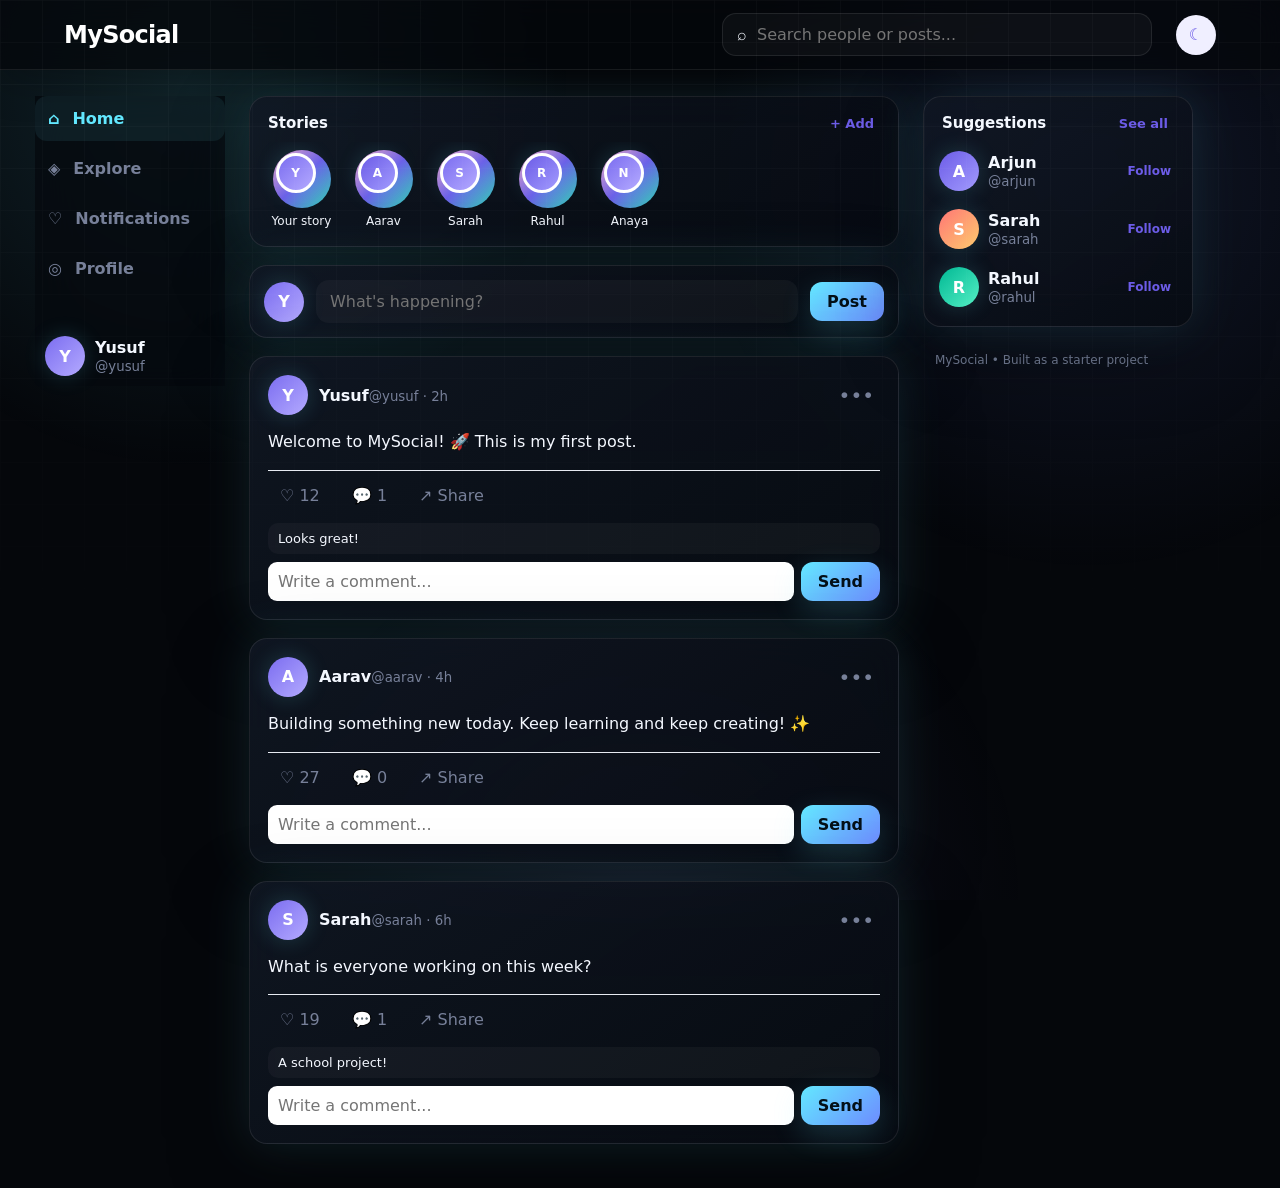
<file: index.html>
<!DOCTYPE html>
<html lang="en">
<head>
  <meta charset="UTF-8" />
  <meta name="viewport" content="width=device-width, initial-scale=1.0" />
  <meta name="description" content="MySocial - a clean social app starter." />
  <title>MySocial</title>
  <link rel="stylesheet" href="styles.css" />
  <link rel="stylesheet" href="legend.css" />
</head>
<body class="legend index">
  <header class="topbar">
    <div class="brand">MySocial</div>
    <div class="search-wrap">
      <span>⌕</span>
      <input id="searchInput" type="search" placeholder="Search people or posts..." />
    </div>
    <button class="icon-btn" id="themeBtn" title="Toggle theme">☾</button>
  </header>

  <main class="layout">
    <aside class="sidebar">
      <nav>
        <button class="nav-item active" data-section="home">⌂ <span>Home</span></button>
        <button class="nav-item" data-section="explore">◈ <span>Explore</span></button>
        <button class="nav-item" data-section="notifications">♡ <span>Notifications</span></button>
        <button class="nav-item" data-section="profile">◎ <span>Profile</span></button>
      </nav>
      <div class="profile-mini">
        <div class="avatar">Y</div>
        <div>
          <strong>Yusuf</strong>
          <small>@yusuf</small>
        </div>
      </div>
    </aside>

    <section class="content">
      <section class="stories card">
        <div class="section-title">
          <h2>Stories</h2>
          <button id="addStoryBtn" class="text-btn">+ Add</button>
        </div>
        <div id="storiesList" class="stories-list"></div>
      </section>

      <section class="composer card">
        <div class="avatar">Y</div>
        <input id="postText" maxlength="280" placeholder="What's happening?" />
        <button id="postBtn" class="primary-btn">Post</button>
      </section>

      <div id="feed"></div>
      <div id="emptyState" class="empty card hidden">No matching posts found.</div>
    </section>

    <aside class="rightbar">
      <section class="card suggestions">
        <div class="section-title"><h2>Suggestions</h2><button class="text-btn">See all</button></div>
        <div class="suggestion"><div class="avatar purple">A</div><div><strong>Arjun</strong><small>@arjun</small></div><button class="follow-btn">Follow</button></div>
        <div class="suggestion"><div class="avatar orange">S</div><div><strong>Sarah</strong><small>@sarah</small></div><button class="follow-btn">Follow</button></div>
        <div class="suggestion"><div class="avatar green">R</div><div><strong>Rahul</strong><small>@rahul</small></div><button class="follow-btn">Follow</button></div>
      </section>
      <p class="footer-note">MySocial • Built as a starter project</p>
    </aside>
  </main>

  <div id="toast" class="toast"></div>
  <script src="app.js"></script>
</body>
</html>
</file>
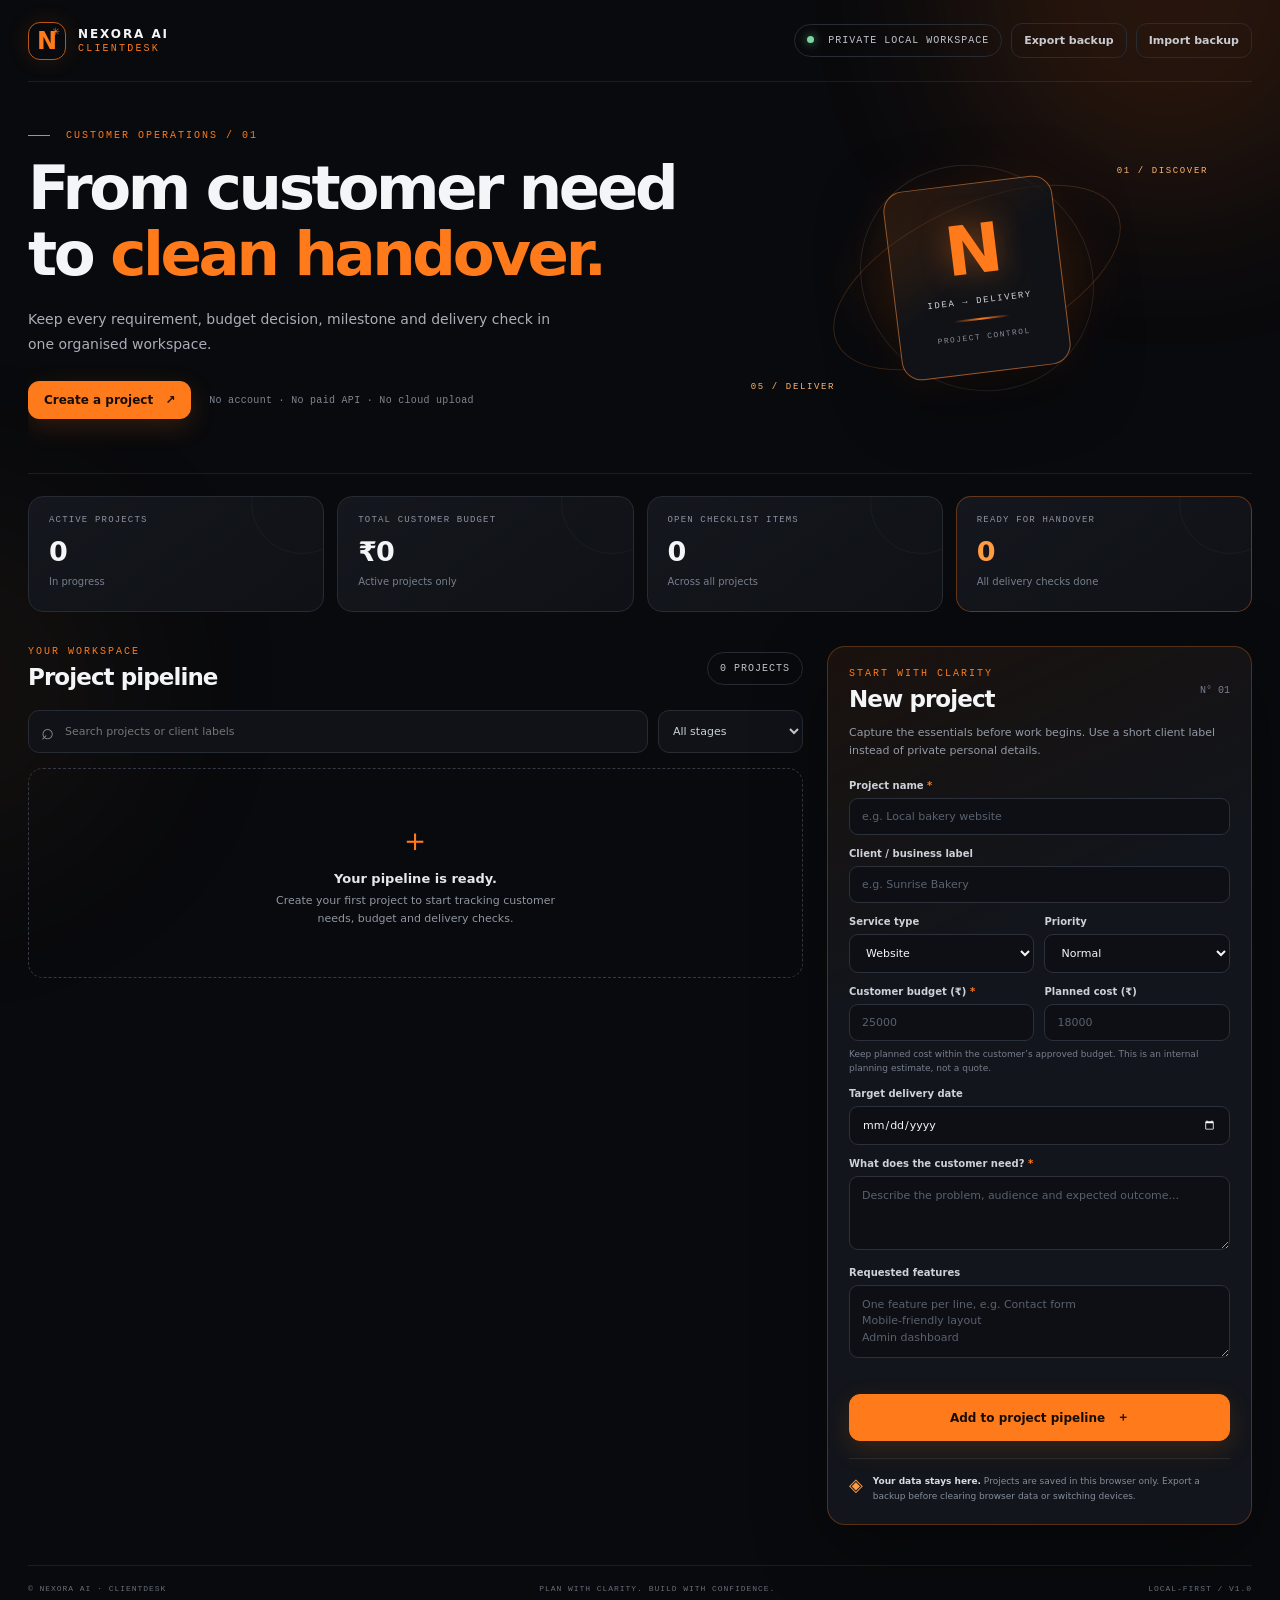
<file: nexora-clientdesk/index.html>
<!doctype html>
<html lang="en">
<head>
  <meta charset="utf-8">
  <meta name="viewport" content="width=device-width, initial-scale=1">
  <meta name="theme-color" content="#090a0d">
  <meta name="description" content="NEXORA ClientDesk helps small teams organise customer requirements, project budgets, tasks and handovers in one private workspace.">
  <title>NEXORA ClientDesk — Customer Project Workspace</title>
  <link rel="stylesheet" href="styles.css">
  <script src="app.js" defer></script>
</head>
<body>
  <div class="ambient ambient-one" aria-hidden="true"></div>
  <div class="ambient ambient-two" aria-hidden="true"></div>
  <div class="app-shell">
    <header class="topbar">
      <a class="brand" href="#top" aria-label="NEXORA ClientDesk home">
        <span class="brand-mark">N<span>✳</span></span>
        <span class="brand-copy"><strong>NEXORA AI</strong><small>CLIENTDESK</small></span>
      </a>
      <div class="topbar-actions">
        <span class="local-pill"><span class="status-dot"></span> PRIVATE LOCAL WORKSPACE</span>
        <button class="button button-quiet" id="exportBtn" type="button">Export backup</button>
        <button class="button button-quiet" id="importBtn" type="button">Import backup</button>
        <input id="importFile" type="file" accept="application/json,.json" hidden>
      </div>
    </header>
    <main id="top">
      <section class="hero">
        <div class="hero-copy">
          <p class="eyebrow"><span class="eyebrow-line"></span> CUSTOMER OPERATIONS / 01</p>
          <h1>From customer need<br>to <span>clean handover.</span></h1>
          <p class="hero-description">Keep every requirement, budget decision, milestone and delivery check in one organised workspace.</p>
          <div class="hero-actions">
            <a class="button button-primary" href="#createProject">Create a project <span aria-hidden="true">↗</span></a>
            <span class="hero-note">No account · No paid API · No cloud upload</span>
          </div>
        </div>
        <div class="hero-art" aria-hidden="true">
          <div class="orbit orbit-a"></div><div class="orbit orbit-b"></div>
          <div class="core-card"><span class="core-symbol">N</span><span class="core-label">IDEA → DELIVERY</span><span class="core-line"></span><span class="core-mini">PROJECT CONTROL</span></div>
          <span class="art-tag tag-top">01 / DISCOVER</span><span class="art-tag tag-bottom">05 / DELIVER</span>
        </div>
      </section>
      <section class="stats-grid" aria-label="Workspace summary">
        <article class="stat-card"><span class="stat-label">ACTIVE PROJECTS</span><strong id="activeCount">0</strong><span class="stat-foot">In progress</span></article>
        <article class="stat-card"><span class="stat-label">TOTAL CUSTOMER BUDGET</span><strong id="budgetTotal">₹0</strong><span class="stat-foot">Active projects only</span></article>
        <article class="stat-card"><span class="stat-label">OPEN CHECKLIST ITEMS</span><strong id="openTasks">0</strong><span class="stat-foot">Across all projects</span></article>
        <article class="stat-card stat-card-accent"><span class="stat-label">READY FOR HANDOVER</span><strong id="handoverReady">0</strong><span class="stat-foot">All delivery checks done</span></article>
      </section>
      <section class="workspace-grid">
        <div class="projects-column">
          <div class="section-heading">
            <div><p class="eyebrow">YOUR WORKSPACE</p><h2>Project pipeline</h2></div>
            <span class="count-chip" id="projectCount">0 PROJECTS</span>
          </div>
          <div class="filter-row">
            <label class="search-box"><span aria-hidden="true">⌕</span><input id="searchInput" type="search" placeholder="Search projects or client labels" autocomplete="off"></label>
            <select id="stageFilter" aria-label="Filter projects by stage">
              <option value="all">All stages</option><option value="Discovery">Discovery</option><option value="Planning">Planning</option><option value="Building">Building</option><option value="Testing">Testing</option><option value="Delivered">Delivered</option>
            </select>
          </div>
          <div id="projectList" class="project-list" aria-live="polite"></div>
        </div>
        <aside class="create-panel" id="createProject">
          <div class="panel-heading"><div><p class="eyebrow">START WITH CLARITY</p><h2>New project</h2></div><span class="panel-number">N° 01</span></div>
          <p class="panel-intro">Capture the essentials before work begins. Use a short client label instead of private personal details.</p>
          <form id="projectForm" novalidate>
            <label class="field-label" for="projectName">Project name <span>*</span></label>
            <input class="field" id="projectName" name="projectName" maxlength="70" placeholder="e.g. Local bakery website" required>
            <label class="field-label" for="clientLabel">Client / business label</label>
            <input class="field" id="clientLabel" name="clientLabel" maxlength="50" placeholder="e.g. Sunrise Bakery">
            <div class="field-pair">
              <div><label class="field-label" for="serviceType">Service type</label><select class="field" id="serviceType" name="serviceType"><option>Website</option><option>Web app</option><option>Android app</option><option>AI solution</option><option>Automation</option><option>Other</option></select></div>
              <div><label class="field-label" for="priority">Priority</label><select class="field" id="priority" name="priority"><option>Normal</option><option>High</option><option>Low</option></select></div>
            </div>
            <div class="field-pair">
              <div><label class="field-label" for="customerBudget">Customer budget (₹) <span>*</span></label><input class="field" id="customerBudget" name="customerBudget" type="number" min="1" max="100000000" step="1" placeholder="25000" required></div>
              <div><label class="field-label" for="plannedCost">Planned cost (₹)</label><input class="field" id="plannedCost" name="plannedCost" type="number" min="0" max="100000000" step="1" placeholder="18000"></div>
            </div>
            <p class="field-hint">Keep planned cost within the customer’s approved budget. This is an internal planning estimate, not a quote.</p>
            <label class="field-label" for="dueDate">Target delivery date</label>
            <input class="field" id="dueDate" name="dueDate" type="date">
            <label class="field-label" for="customerNeed">What does the customer need? <span>*</span></label>
            <textarea class="field field-textarea" id="customerNeed" name="customerNeed" rows="3" maxlength="700" placeholder="Describe the problem, audience and expected outcome..." required></textarea>
            <label class="field-label" for="features">Requested features</label>
            <textarea class="field field-textarea" id="features" name="features" rows="3" maxlength="700" placeholder="One feature per line, e.g. Contact form&#10;Mobile-friendly layout&#10;Admin dashboard"></textarea>
            <p class="form-error" id="formError" role="alert"></p>
            <button class="button button-primary button-full" type="submit">Add to project pipeline <span aria-hidden="true">＋</span></button>
          </form>
          <div class="privacy-note"><span aria-hidden="true">◈</span><p><strong>Your data stays here.</strong> Projects are saved in this browser only. Export a backup before clearing browser data or switching devices.</p></div>
        </aside>
      </section>
      <footer class="footer"><span>© NEXORA AI · CLIENTDESK</span><span>PLAN WITH CLARITY. BUILD WITH CONFIDENCE.</span><span>LOCAL-FIRST / V1.0</span></footer>
    </main>
  </div>
  <dialog id="projectDialog" class="project-dialog" aria-labelledby="dialogTitle"><div id="dialogContent"></div></dialog>
  <div id="toast" class="toast" role="status" aria-live="polite"></div>
</body>
</html>
</file>
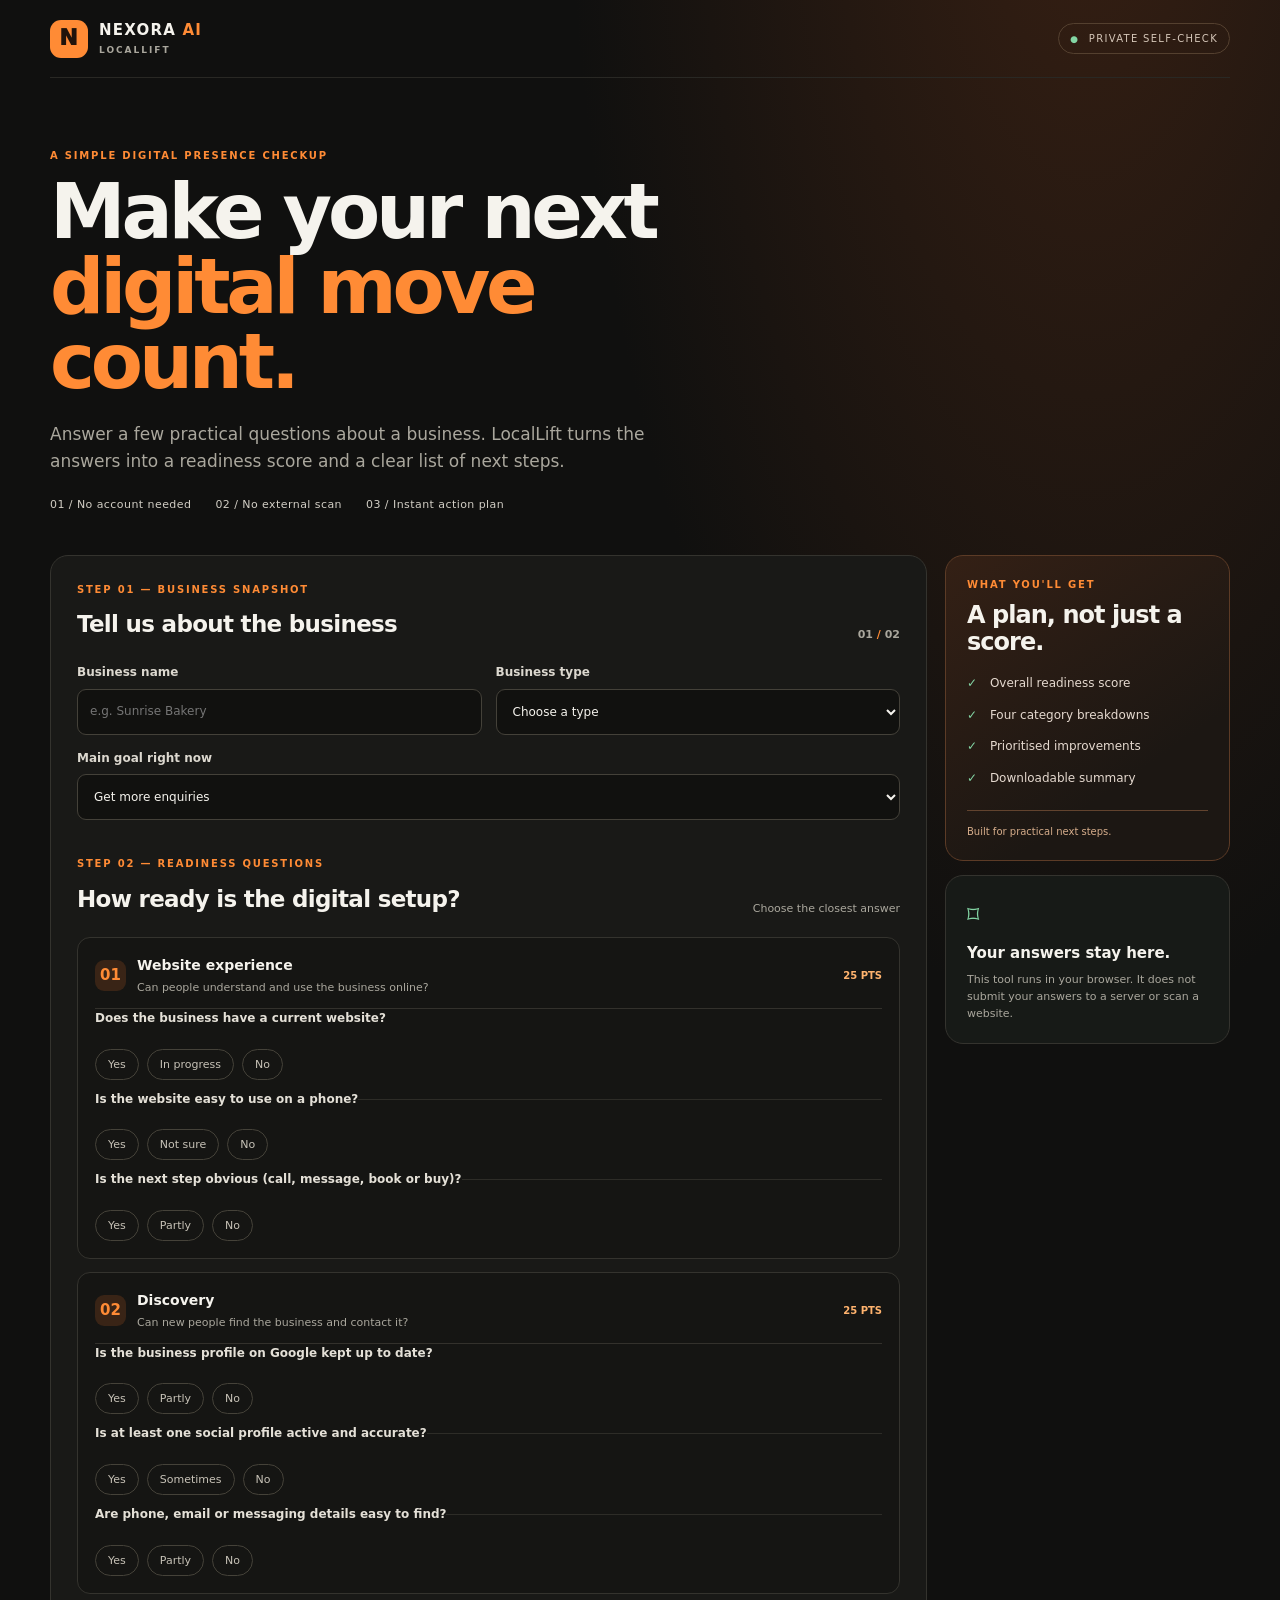
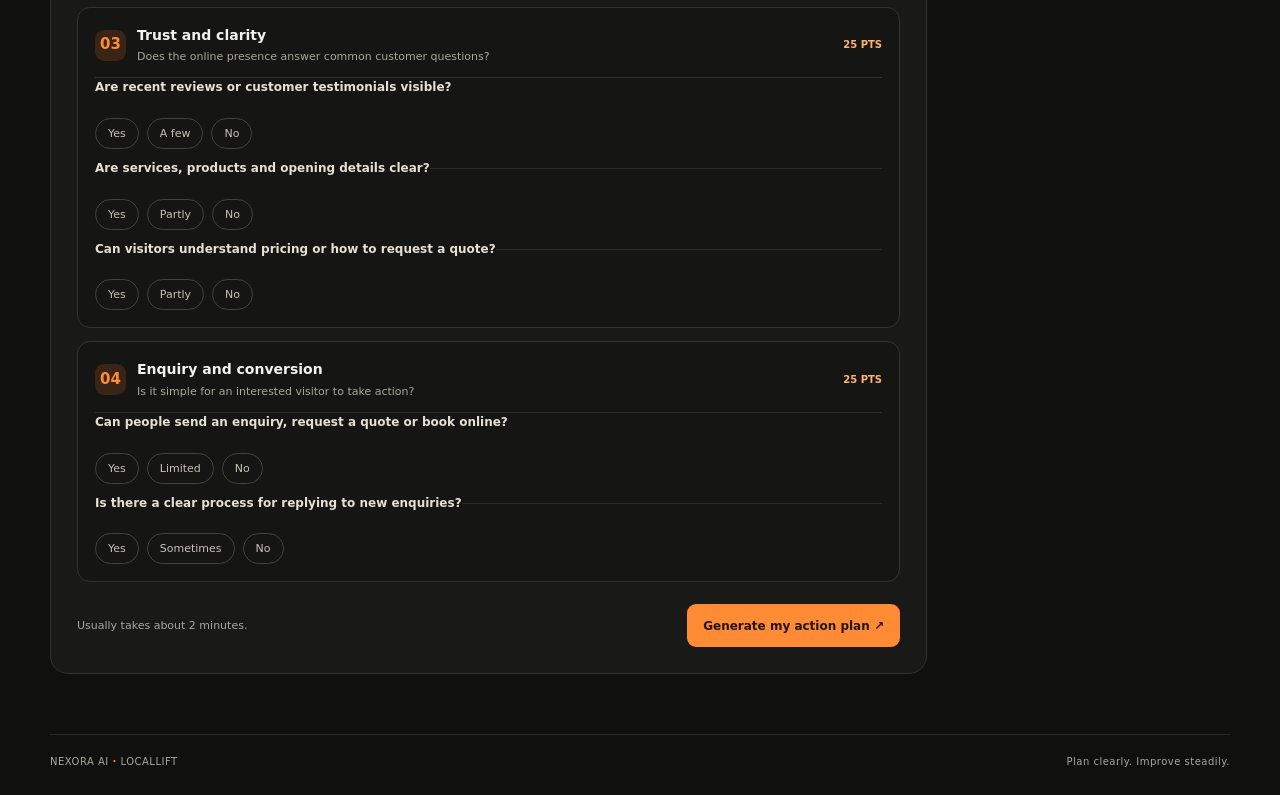
<file: nexora-locallift/index.html>
<!doctype html>
<html lang="en">
<head>
  <meta charset="utf-8">
  <meta name="viewport" content="width=device-width, initial-scale=1">
  <meta name="theme-color" content="#10100f">
  <meta name="description" content="NEXORA LocalLift helps small businesses assess their digital presence and create a practical improvement plan.">
  <title>NEXORA LocalLift — Digital Presence Check</title>
  <link rel="stylesheet" href="styles.css">
  <script src="app.js" defer></script>
</head>
<body>
  <header class="topbar">
    <a class="brand" href="#" aria-label="NEXORA LocalLift home">
      <span class="brand-mark">N</span>
      <span>NEXORA <b>AI</b><small>LOCALLIFT</small></span>
    </a>
    <span class="privacy-pill"><span aria-hidden="true">●</span> PRIVATE SELF-CHECK</span>
  </header>

  <main>
    <section class="hero">
      <p class="eyebrow">A SIMPLE DIGITAL PRESENCE CHECKUP</p>
      <h1>Make your next<br><span>digital move count.</span></h1>
      <p class="hero-copy">Answer a few practical questions about a business. LocalLift turns the answers into a readiness score and a clear list of next steps.</p>
      <div class="hero-points">
        <span>01 / No account needed</span>
        <span>02 / No external scan</span>
        <span>03 / Instant action plan</span>
      </div>
    </section>

    <section class="workspace" aria-label="Business digital readiness assessment">
      <form id="auditForm" class="form-panel">
        <div class="section-heading">
          <div><p class="eyebrow">STEP 01 — BUSINESS SNAPSHOT</p><h2>Tell us about the business</h2></div>
          <span class="step-count">01 <i>/</i> 02</span>
        </div>
        <div class="field-grid intro-fields">
          <label class="field">
            <span>Business name</span>
            <input id="businessName" name="businessName" maxlength="70" placeholder="e.g. Sunrise Bakery" required>
          </label>
          <label class="field">
            <span>Business type</span>
            <select id="businessType" name="businessType" required>
              <option value="">Choose a type</option>
              <option>Restaurant or café</option><option>Retail shop</option><option>Education or coaching</option>
              <option>Professional service</option><option>Health or wellness</option><option>Home or local service</option>
              <option>Creator or personal brand</option><option>Other</option>
            </select>
          </label>
          <label class="field field-wide">
            <span>Main goal right now</span>
            <select id="mainGoal" name="mainGoal">
              <option>Get more enquiries</option><option>Receive bookings or orders</option>
              <option>Build trust and visibility</option><option>Explain services more clearly</option>
              <option>Launch a first website</option>
            </select>
          </label>
        </div>

        <div class="section-heading question-heading">
          <div><p class="eyebrow">STEP 02 — READINESS QUESTIONS</p><h2>How ready is the digital setup?</h2></div>
          <span class="hint">Choose the closest answer</span>
        </div>

        <div class="question-group">
          <div class="group-title"><span class="group-icon">01</span><div><h3>Website experience</h3><p>Can people understand and use the business online?</p></div><b>25 PTS</b></div>
          <fieldset class="question" data-key="website"><legend>Does the business have a current website?</legend><div class="choices"><label><input type="radio" name="website" value="yes" required><span>Yes</span></label><label><input type="radio" name="website" value="partial"><span>In progress</span></label><label><input type="radio" name="website" value="no"><span>No</span></label></div></fieldset>
          <fieldset class="question" data-key="mobile"><legend>Is the website easy to use on a phone?</legend><div class="choices"><label><input type="radio" name="mobile" value="yes" required><span>Yes</span></label><label><input type="radio" name="mobile" value="partial"><span>Not sure</span></label><label><input type="radio" name="mobile" value="no"><span>No</span></label></div></fieldset>
          <fieldset class="question" data-key="cta"><legend>Is the next step obvious (call, message, book or buy)?</legend><div class="choices"><label><input type="radio" name="cta" value="yes" required><span>Yes</span></label><label><input type="radio" name="cta" value="partial"><span>Partly</span></label><label><input type="radio" name="cta" value="no"><span>No</span></label></div></fieldset>
        </div>

        <div class="question-group">
          <div class="group-title"><span class="group-icon">02</span><div><h3>Discovery</h3><p>Can new people find the business and contact it?</p></div><b>25 PTS</b></div>
          <fieldset class="question" data-key="google"><legend>Is the business profile on Google kept up to date?</legend><div class="choices"><label><input type="radio" name="google" value="yes" required><span>Yes</span></label><label><input type="radio" name="google" value="partial"><span>Partly</span></label><label><input type="radio" name="google" value="no"><span>No</span></label></div></fieldset>
          <fieldset class="question" data-key="social"><legend>Is at least one social profile active and accurate?</legend><div class="choices"><label><input type="radio" name="social" value="yes" required><span>Yes</span></label><label><input type="radio" name="social" value="partial"><span>Sometimes</span></label><label><input type="radio" name="social" value="no"><span>No</span></label></div></fieldset>
          <fieldset class="question" data-key="contact"><legend>Are phone, email or messaging details easy to find?</legend><div class="choices"><label><input type="radio" name="contact" value="yes" required><span>Yes</span></label><label><input type="radio" name="contact" value="partial"><span>Partly</span></label><label><input type="radio" name="contact" value="no"><span>No</span></label></div></fieldset>
        </div>

        <div class="question-group">
          <div class="group-title"><span class="group-icon">03</span><div><h3>Trust and clarity</h3><p>Does the online presence answer common customer questions?</p></div><b>25 PTS</b></div>
          <fieldset class="question" data-key="reviews"><legend>Are recent reviews or customer testimonials visible?</legend><div class="choices"><label><input type="radio" name="reviews" value="yes" required><span>Yes</span></label><label><input type="radio" name="reviews" value="partial"><span>A few</span></label><label><input type="radio" name="reviews" value="no"><span>No</span></label></div></fieldset>
          <fieldset class="question" data-key="services"><legend>Are services, products and opening details clear?</legend><div class="choices"><label><input type="radio" name="services" value="yes" required><span>Yes</span></label><label><input type="radio" name="services" value="partial"><span>Partly</span></label><label><input type="radio" name="services" value="no"><span>No</span></label></div></fieldset>
          <fieldset class="question" data-key="pricing"><legend>Can visitors understand pricing or how to request a quote?</legend><div class="choices"><label><input type="radio" name="pricing" value="yes" required><span>Yes</span></label><label><input type="radio" name="pricing" value="partial"><span>Partly</span></label><label><input type="radio" name="pricing" value="no"><span>No</span></label></div></fieldset>
        </div>

        <div class="question-group">
          <div class="group-title"><span class="group-icon">04</span><div><h3>Enquiry and conversion</h3><p>Is it simple for an interested visitor to take action?</p></div><b>25 PTS</b></div>
          <fieldset class="question" data-key="booking"><legend>Can people send an enquiry, request a quote or book online?</legend><div class="choices"><label><input type="radio" name="booking" value="yes" required><span>Yes</span></label><label><input type="radio" name="booking" value="partial"><span>Limited</span></label><label><input type="radio" name="booking" value="no"><span>No</span></label></div></fieldset>
          <fieldset class="question" data-key="followup"><legend>Is there a clear process for replying to new enquiries?</legend><div class="choices"><label><input type="radio" name="followup" value="yes" required><span>Yes</span></label><label><input type="radio" name="followup" value="partial"><span>Sometimes</span></label><label><input type="radio" name="followup" value="no"><span>No</span></label></div></fieldset>
        </div>

        <div class="form-actions"><p>Usually takes about 2 minutes.</p><button class="primary-button" type="submit">Generate my action plan <span aria-hidden="true">↗</span></button></div>
      </form>

      <aside class="side-panel">
        <div class="side-card dark-card">
          <p class="eyebrow">WHAT YOU'LL GET</p>
          <h2>A plan, not just a score.</h2>
          <ul class="benefit-list"><li><span>✓</span> Overall readiness score</li><li><span>✓</span> Four category breakdowns</li><li><span>✓</span> Prioritised improvements</li><li><span>✓</span> Downloadable summary</li></ul>
          <div class="side-foot">Built for practical next steps.</div>
        </div>
        <div class="side-card privacy-card"><span class="privacy-icon">⌑</span><h3>Your answers stay here.</h3><p>This tool runs in your browser. It does not submit your answers to a server or scan a website.</p></div>
      </aside>
    </section>

    <section id="results" class="results hidden" aria-live="polite">
      <div class="results-top"><div><p class="eyebrow">YOUR DIGITAL PRESENCE SNAPSHOT</p><h2 id="resultTitle">Readiness report</h2><p id="resultSubtitle" class="muted"></p></div><button id="resetButton" class="secondary-button" type="button">Start a new check</button></div>
      <div class="results-grid">
        <div class="score-card"><p class="eyebrow">READINESS SCORE</p><div class="score-ring" id="scoreRing"><div><strong id="scoreValue">0</strong><span>/ 100</span></div></div><h3 id="scoreLabel">Getting started</h3><p id="scoreMessage" class="muted"></p></div>
        <div class="breakdown-card"><p class="eyebrow">CATEGORY BREAKDOWN</p><div id="categoryBars"></div></div>
      </div>
      <div class="recommendations-card"><div class="recommendation-head"><div><p class="eyebrow">YOUR NEXT MOVES</p><h3>Recommended action plan</h3></div><span class="priority-note">Start with the first 3</span></div><ol id="recommendationList" class="recommendation-list"></ol><div class="report-actions"><button id="downloadButton" class="primary-button" type="button">Download report ↓</button><button id="printButton" class="secondary-button" type="button">Print report</button></div><p class="disclaimer">This is a self-assessment based on your answers, not a technical website audit, ranking guarantee or professional certification.</p></div>
    </section>
  </main>
  <footer class="footer"><span>NEXORA AI <b>·</b> LOCALLIFT</span><span>Plan clearly. Improve steadily.</span></footer>
</body>
</html>
</file>
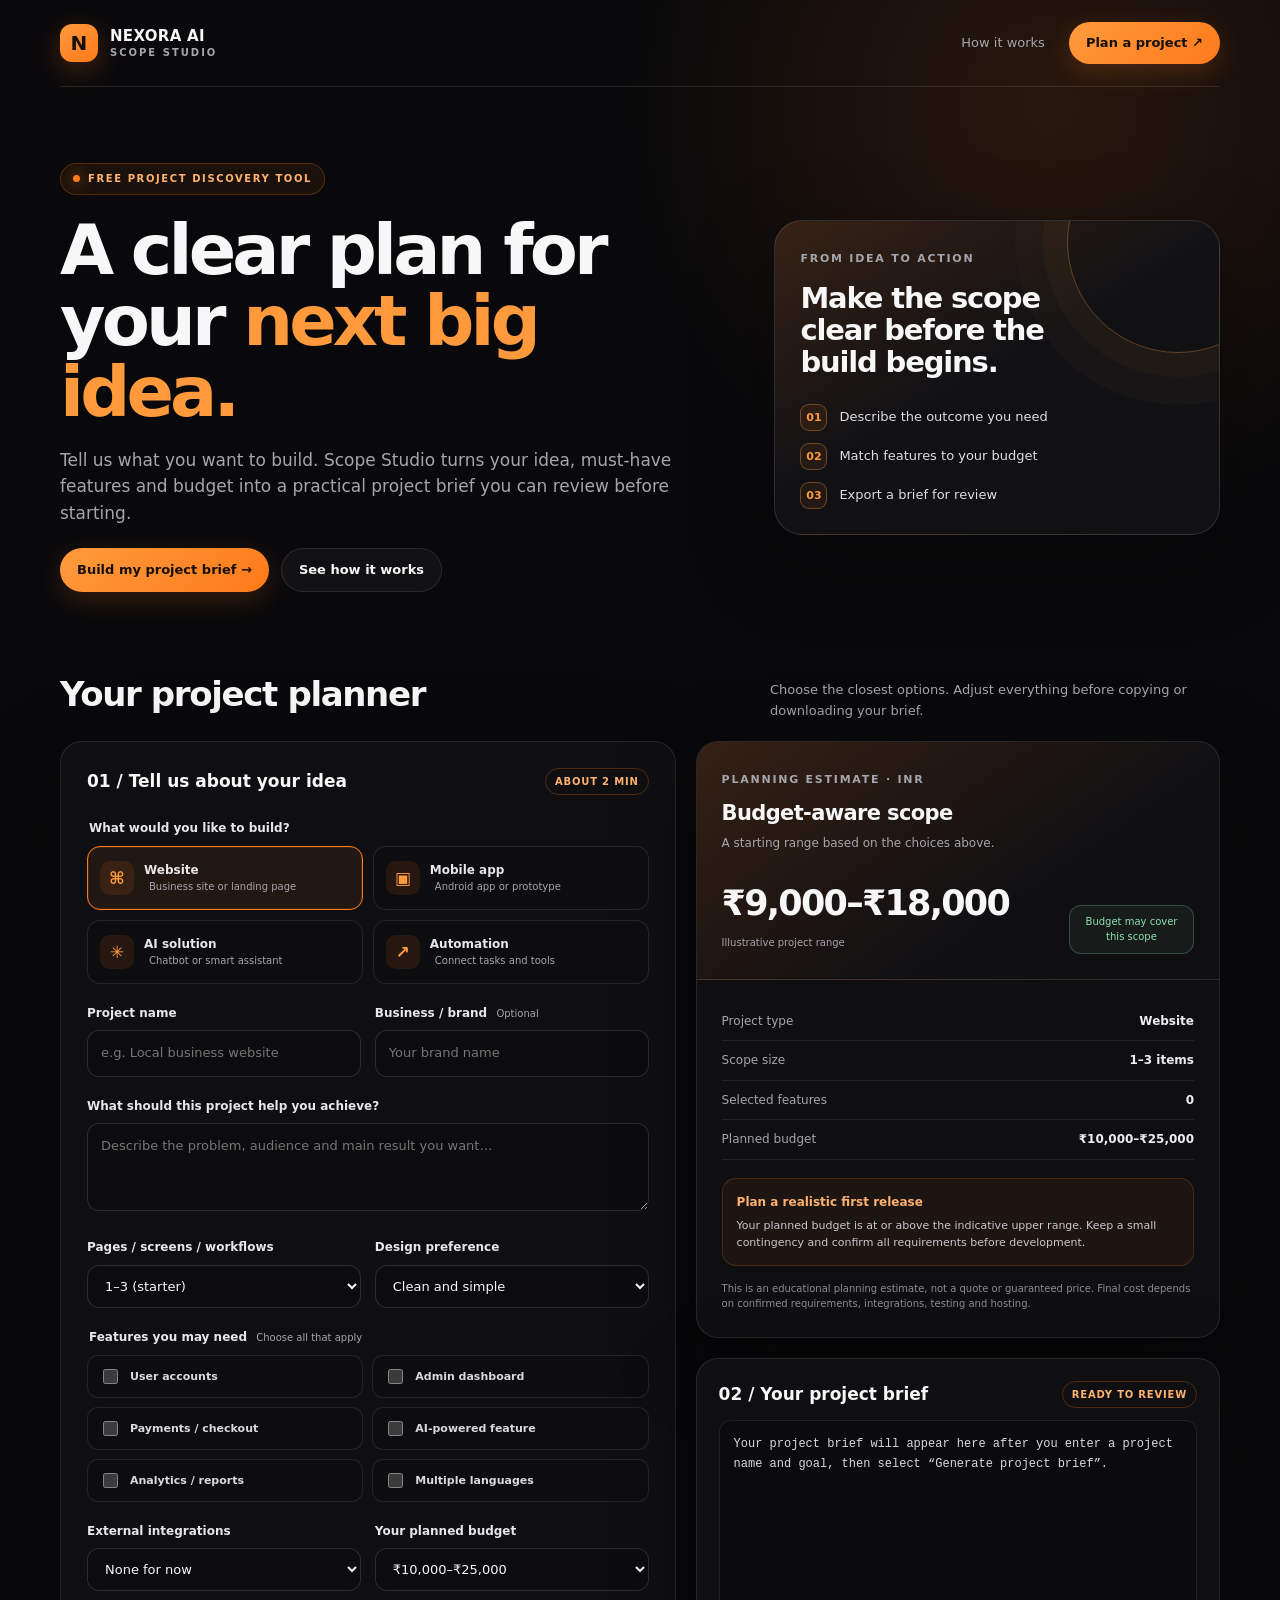
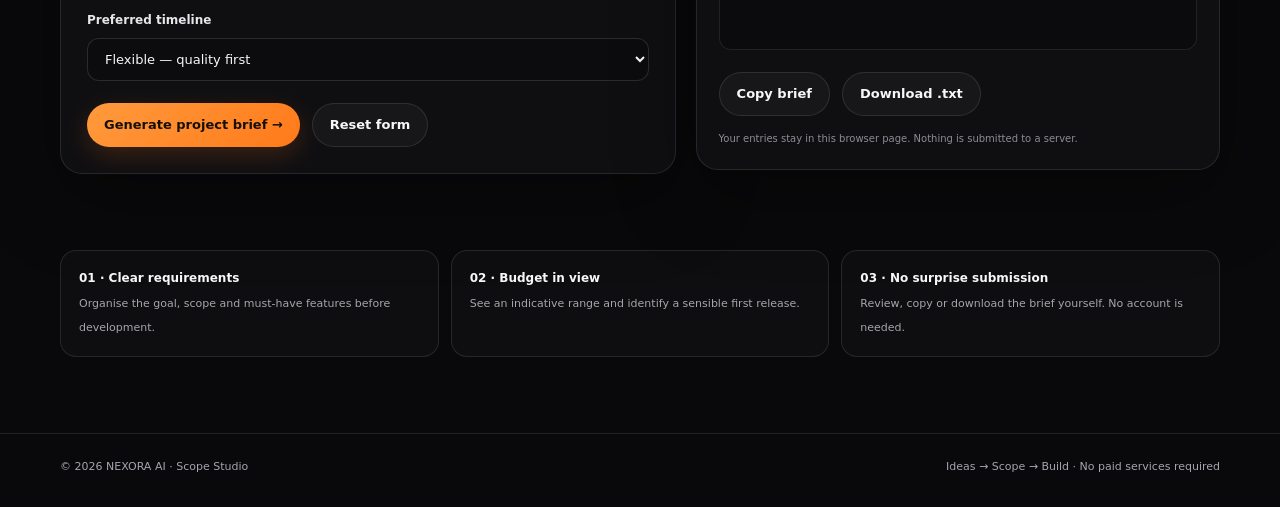
<file: nexora-scope-studio/index.html>
<!doctype html>
<html lang="en">
<head>
  <meta charset="utf-8">
  <meta name="viewport" content="width=device-width, initial-scale=1">
  <meta name="theme-color" content="#09090b">
  <meta name="description" content="Turn your digital idea into a clear, budget-aware project brief with NEXORA Scope Studio.">
  <title>NEXORA Scope Studio — Plan Your Next Digital Project</title>
  <link rel="stylesheet" href="./styles.css">
  <script src="./app.js" defer></script>
</head>
<body>
  <header class="shell topbar">
    <a class="brand" href="#top" aria-label="NEXORA AI home"><span class="brand-mark">N</span><span>NEXORA AI<small>SCOPE STUDIO</small></span></a>
    <nav aria-label="Main navigation"><a href="#how">How it works</a><a class="nav-cta" href="#planner">Plan a project ↗</a></nav>
  </header>
  <main id="top" class="shell">
    <section class="hero">
      <div>
        <span class="eyebrow"><i></i> FREE PROJECT DISCOVERY TOOL</span>
        <h1>A clear plan for your <em>next big idea.</em></h1>
        <p class="hero-copy">Tell us what you want to build. Scope Studio turns your idea, must-have features and budget into a practical project brief you can review before starting.</p>
        <div class="actions"><a class="primary" href="#planner">Build my project brief →</a><a class="secondary" href="#how">See how it works</a></div>
      </div>
      <aside class="hero-card">
        <span class="mini-label">FROM IDEA TO ACTION</span>
        <h2>Make the scope clear before the build begins.</h2>
        <ol><li><b>01</b> Describe the outcome you need</li><li><b>02</b> Match features to your budget</li><li><b>03</b> Export a brief for review</li></ol>
      </aside>
    </section>

    <section id="planner">
      <div class="section-head"><h2>Your project planner</h2><p>Choose the closest options. Adjust everything before copying or downloading your brief.</p></div>
      <div class="workspace">
        <section class="panel form-panel">
          <div class="panel-title"><h3>01 / Tell us about your idea</h3><span class="step-tag">ABOUT 2 MIN</span></div>
          <form id="project-form">
            <fieldset><legend>What would you like to build?</legend>
              <div class="type-grid">
                <label class="type-option"><input type="radio" name="projectType" value="website" checked><span class="type-icon">⌘</span><span><strong>Website</strong><small>Business site or landing page</small></span></label>
                <label class="type-option"><input type="radio" name="projectType" value="app"><span class="type-icon">▣</span><span><strong>Mobile app</strong><small>Android app or prototype</small></span></label>
                <label class="type-option"><input type="radio" name="projectType" value="ai"><span class="type-icon">✳</span><span><strong>AI solution</strong><small>Chatbot or smart assistant</small></span></label>
                <label class="type-option"><input type="radio" name="projectType" value="automation"><span class="type-icon">↗</span><span><strong>Automation</strong><small>Connect tasks and tools</small></span></label>
              </div>
            </fieldset>
            <div class="grid-2">
              <div class="field"><label for="project-name">Project name</label><input id="project-name" name="projectName" maxlength="70" placeholder="e.g. Local business website" required></div>
              <div class="field"><label for="business-name">Business / brand <small>Optional</small></label><input id="business-name" name="businessName" maxlength="70" placeholder="Your brand name"></div>
            </div>
            <div class="field"><label for="goal">What should this project help you achieve?</label><textarea id="goal" name="goal" maxlength="500" placeholder="Describe the problem, audience and main result you want…" required></textarea></div>
            <div class="grid-2">
              <div class="field"><label for="size">Pages / screens / workflows</label><select id="size" name="size"><option value="3">1–3 (starter)</option><option value="5">4–6</option><option value="8">7–10</option><option value="12">11–15</option></select></div>
              <div class="field"><label for="design">Design preference</label><select id="design" name="design"><option value="starter">Clean and simple</option><option value="polished">Polished brand design</option><option value="premium">Premium custom experience</option></select></div>
            </div>
            <fieldset><legend>Features you may need <small>Choose all that apply</small></legend>
              <div class="check-grid">
                <label class="check"><input type="checkbox" name="features" value="User accounts">User accounts</label>
                <label class="check"><input type="checkbox" name="features" value="Admin dashboard">Admin dashboard</label>
                <label class="check"><input type="checkbox" name="features" value="Payments or checkout">Payments / checkout</label>
                <label class="check"><input type="checkbox" name="features" value="AI-powered feature">AI-powered feature</label>
                <label class="check"><input type="checkbox" name="features" value="Analytics and reports">Analytics / reports</label>
                <label class="check"><input type="checkbox" name="features" value="Multiple languages">Multiple languages</label>
              </div>
            </fieldset>
            <div class="grid-2">
              <div class="field"><label for="integrations">External integrations</label><select id="integrations" name="integrations"><option value="0">None for now</option><option value="1">1 integration</option><option value="2">2–3 integrations</option><option value="4">4+ integrations</option></select></div>
              <div class="field"><label for="budget">Your planned budget</label><select id="budget" name="budget"><option value="10000">Under ₹10,000</option><option value="25000" selected>₹10,000–₹25,000</option><option value="50000">₹25,000–₹50,000</option><option value="100000">₹50,000–₹1 lakh</option><option value="200000">₹1 lakh+</option></select></div>
            </div>
            <div class="field"><label for="timeline">Preferred timeline</label><select id="timeline" name="timeline"><option>Flexible — quality first</option><option>2–3 weeks</option><option>4–6 weeks</option><option>2–3 months</option></select></div>
            <div class="actions"><button class="primary" type="submit">Generate project brief →</button><button class="quiet" type="reset">Reset form</button></div>
          </form>
        </section>

        <div class="right-column">
          <aside class="panel estimate-panel" aria-live="polite">
            <div class="estimate-head"><span class="mini-label">PLANNING ESTIMATE · INR</span><h3>Budget-aware scope</h3><p>A starting range based on the choices above.</p>
              <div class="estimate"><div><strong id="estimate-range">₹9,000–₹18,000</strong><small>Illustrative project range</small></div><span id="budget-status" class="status">Budget can be reviewed</span></div>
            </div>
            <div class="estimate-body">
              <div class="metric"><span>Project type</span><b id="summary-type">Website</b></div>
              <div class="metric"><span>Scope size</span><b id="summary-size">1–3 items</b></div>
              <div class="metric"><span>Selected features</span><b id="summary-features">0</b></div>
              <div class="metric"><span>Planned budget</span><b id="summary-budget">₹10,000</b></div>
              <div class="fit-box"><b id="fit-title">Start with the essentials</b><p id="fit-copy">Choose features and budget to see a suggested first phase.</p></div>
              <p class="fine-print">This is an educational planning estimate, not a quote or guaranteed price. Final cost depends on confirmed requirements, integrations, testing and hosting.</p>
            </div>
          </aside>
          <section class="panel brief-panel">
            <div class="panel-title"><h3>02 / Your project brief</h3><span class="step-tag">READY TO REVIEW</span></div>
            <div id="brief-output" class="brief-output" role="status">Your project brief will appear here after you enter a project name and goal, then select “Generate project brief”.</div>
            <div class="actions"><button class="secondary" id="copy-brief" type="button">Copy brief</button><button class="secondary" id="download-brief" type="button">Download .txt</button></div>
            <p class="fine-print">Your entries stay in this browser page. Nothing is submitted to a server.</p>
          </section>
        </div>
      </div>
    </section>

    <section id="how" class="trust-strip">
      <article><b>01 · Clear requirements</b><span>Organise the goal, scope and must-have features before development.</span></article>
      <article><b>02 · Budget in view</b><span>See an indicative range and identify a sensible first release.</span></article>
      <article><b>03 · No surprise submission</b><span>Review, copy or download the brief yourself. No account is needed.</span></article>
    </section>
  </main>
  <footer><div class="shell footer-inner"><span>© <span id="year"></span> NEXORA AI · Scope Studio</span><span>Ideas → Scope → Build · No paid services required</span></div></footer>
  <div id="toast" class="toast" role="status" aria-live="polite"></div>
</body>
</html>
</file>
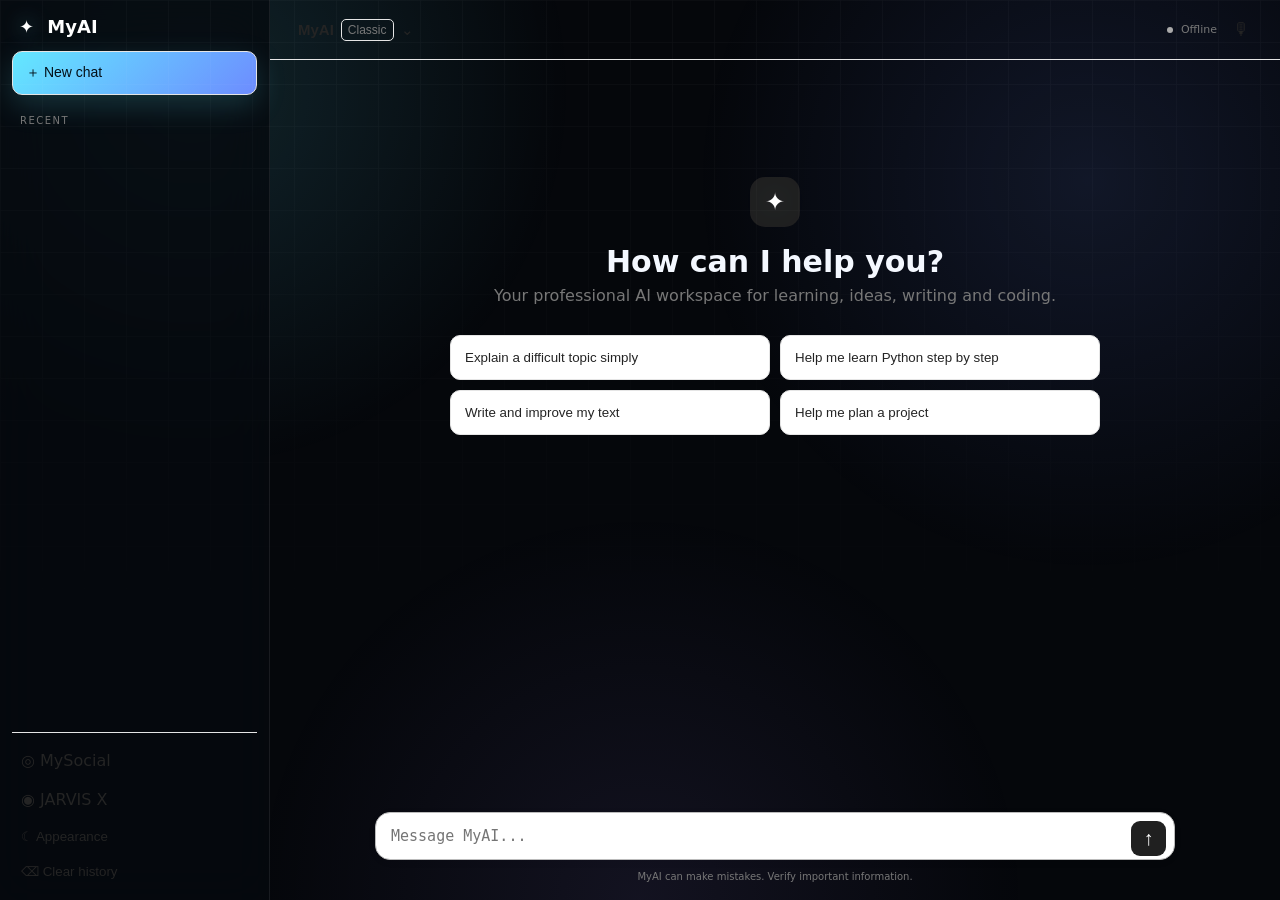
<file: chat.html>
<!doctype html>
<html lang="en"><head><meta charset="utf-8"><meta name="viewport" content="width=device-width,initial-scale=1"><meta name="theme-color" content="#ffffff"><title>MyAI — Professional AI Workspace</title><link rel="stylesheet" href="chat.css"><link rel="stylesheet" href="legend.css"></head>
<body class="legend chat">
<div class="app">
<aside class="sidebar" id="sidebar">
  <div class="side-head"><a class="brand" href="chat.html"><span>✦</span> MyAI</a><button id="closeMenu" class="mobile-only">×</button></div>
  <button id="newChat" class="new">＋ <span>New chat</span></button>
  <div class="workspace-label">RECENT</div><div id="history" class="history"></div>
  <div class="side-bottom">
    <a href="index.html">◎ MySocial</a><a href="jarvis.html">◉ JARVIS X</a>
    <button id="theme">☾ Appearance</button><button id="clear">⌫ Clear history</button>
  </div>
</aside>
<main class="chat">
<header>
  <button id="menu" class="mobile-only">☰</button>
  <button id="modelBtn" class="model"><b>MyAI</b><span>Classic</span>⌄</button>
  <div class="header-actions"><span id="status"><i></i> Offline</span><button id="voiceBtn" title="Voice input">🎙</button></div>
</header>
<div id="modelMenu" class="model-menu hidden"><button>Classic AI <small>Balanced assistant</small></button><button>Fast AI <small>Quick responses</small></button></div>
<section id="messages" class="messages"><div class="welcome"><div class="logo">✦</div><h1>How can I help you?</h1><p>Your professional AI workspace for learning, ideas, writing and coding.</p><div class="suggestions"><button>Explain a difficult topic simply</button><button>Help me learn Python step by step</button><button>Write and improve my text</button><button>Help me plan a project</button></div></div></section>
<form id="form" class="composer"><textarea id="input" rows="1" placeholder="Message MyAI..." autocomplete="off"></textarea><button id="send" type="submit">↑</button><small>MyAI can make mistakes. Verify important information.</small></form>
</main></div><script src="chat.js"></script></body></html>
</file>
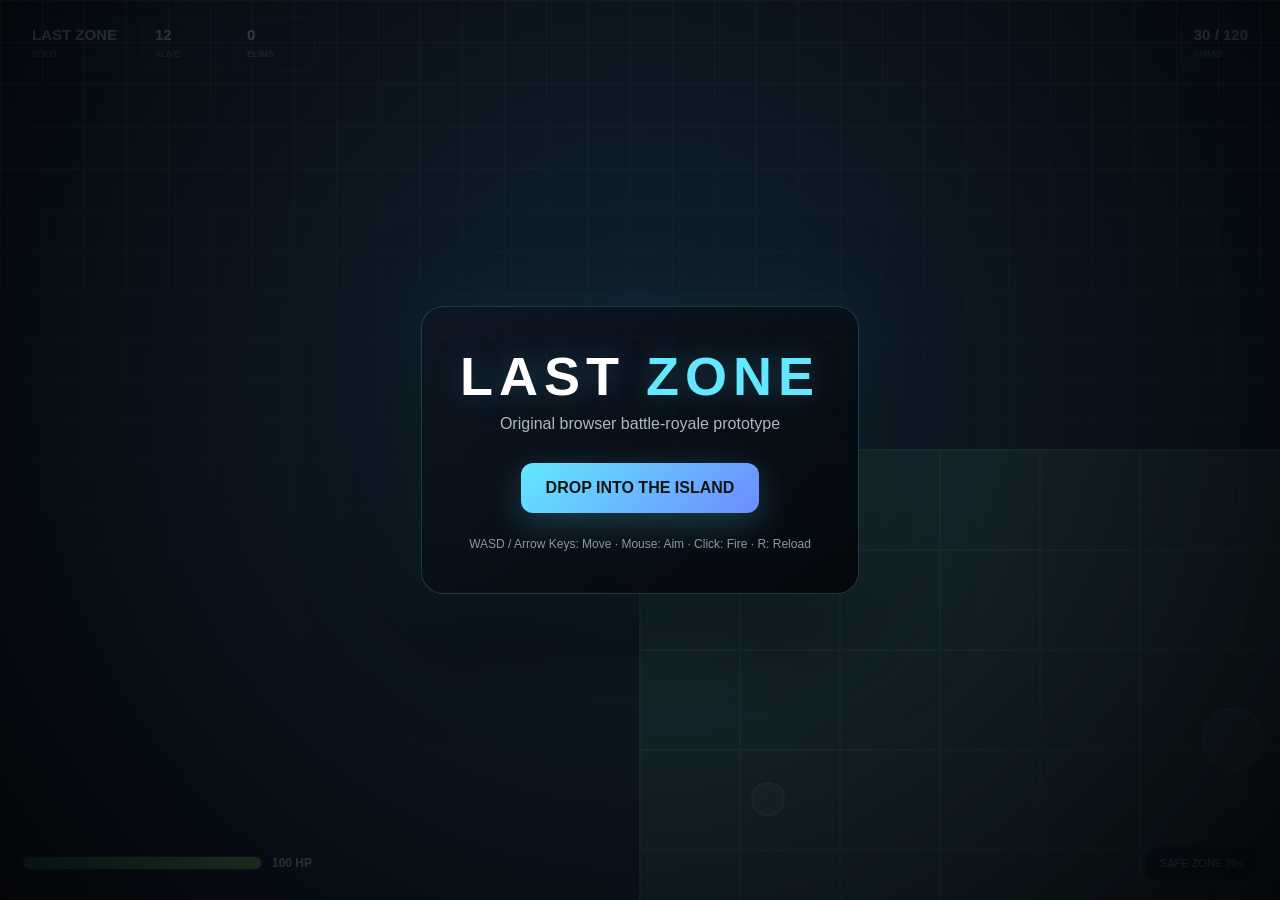
<file: game.html>
<!doctype html>
<html lang="en">
<head>
<meta charset="utf-8">
<meta name="viewport" content="width=device-width,initial-scale=1">
<title>Last Zone — Battle Royale</title>
<link rel="stylesheet" href="game.css"><link rel="stylesheet" href="legend.css">
</head>
<body class="legend game">
<div id="menu" class="overlay">
  <div class="panel">
    <div class="logo">LAST <span>ZONE</span></div>
    <p>Original browser battle-royale prototype</p>
    <button id="startBtn">DROP INTO THE ISLAND</button>
    <div class="controls">WASD / Arrow Keys: Move · Mouse: Aim · Click: Fire · R: Reload</div>
  </div>
</div>
<canvas id="game"></canvas>
<div id="hud">
  <div class="top">
    <div class="stat"><b>LAST ZONE</b><small>SOLO</small></div>
    <div class="stat"><b id="alive">12</b><small>ALIVE</small></div>
    <div class="stat"><b id="kills">0</b><small>ELIMS</small></div>
    <div class="stat ammo"><b id="ammo">30 / 120</b><small>AMMO</small></div>
  </div>
  <div class="bottom">
    <div class="health"><div id="hpBar"></div></div>
    <div class="hpText" id="hpText">100 HP</div>
    <div class="zone">SAFE ZONE <span id="zoneTimer">30</span>s</div>
  </div>
</div>
<div id="message"></div>
<script src="game.js"></script>
</body>
</html>
</file>
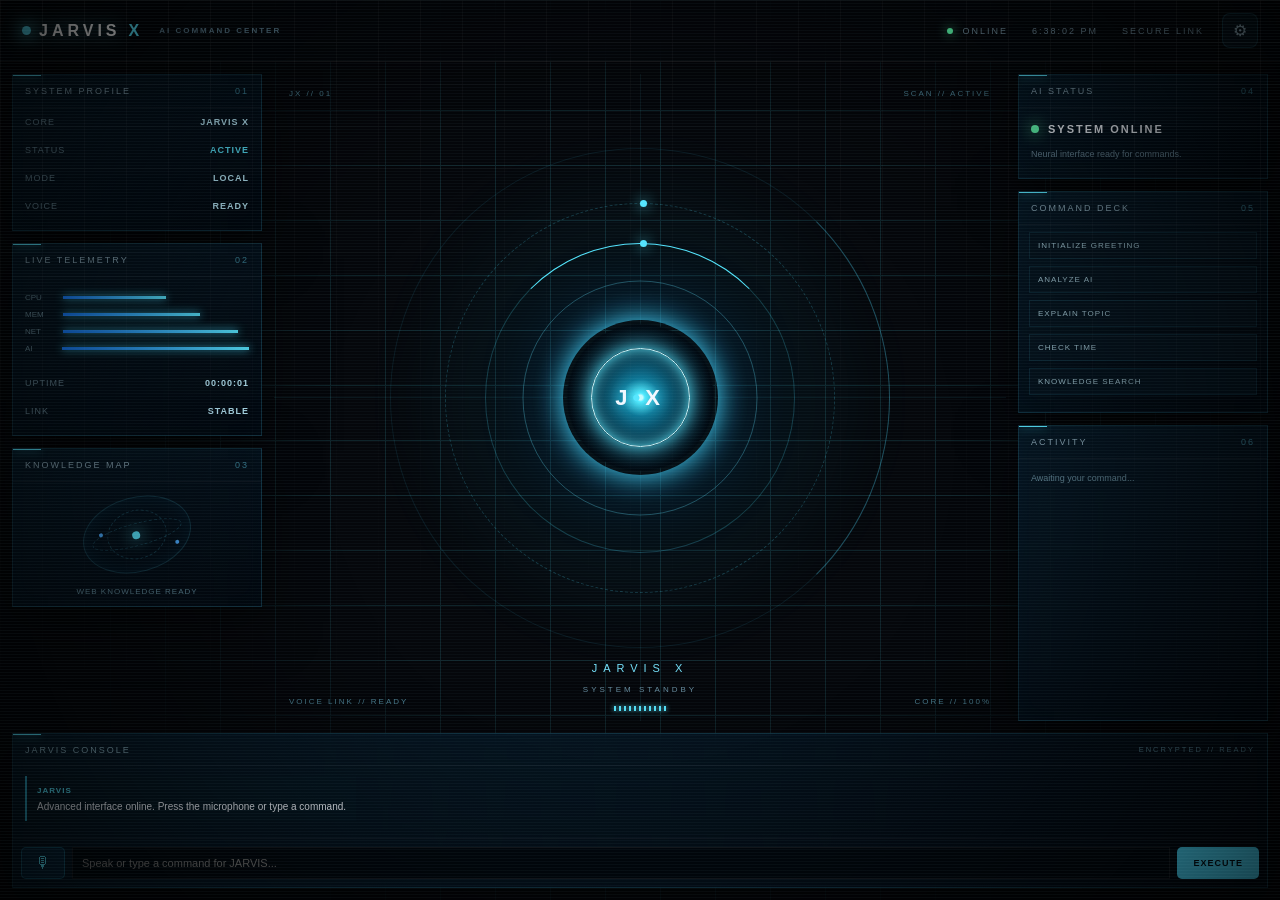
<file: jarvis.html>
<!doctype html>
<html lang="en">
<head>
<meta charset="utf-8">
<meta name="viewport" content="width=device-width,initial-scale=1">
<meta name="theme-color" content="#02070d">
<title>JARVIS X — Advanced AI Command Center</title>
<link rel="stylesheet" href="jarvis.css"><link rel="stylesheet" href="legend.css">
</head>
<body class="legend jarvis">
<div class="hud-grid"></div><div class="scanlines"></div><div class="vignette"></div>

<header class="topbar">
  <div class="brand"><span class="brand-core"></span><span>JARVIS</span><b>X</b><small>AI COMMAND CENTER</small></div>
  <div class="top-stats"><span><i class="online"></i> ONLINE</span><span id="clock">--:--:--</span><span>SECURE LINK</span></div>
  <button id="settingsBtn" class="icon-btn" aria-label="Settings">⚙</button>
</header>

<main class="hud">
  <aside class="left-hud">
    <div class="hud-panel profile">
      <div class="panel-title">SYSTEM PROFILE <span>01</span></div>
      <div class="profile-line"><span>CORE</span><strong>JARVIS X</strong></div>
      <div class="profile-line"><span>STATUS</span><strong class="cyan">ACTIVE</strong></div>
      <div class="profile-line"><span>MODE</span><strong id="engine">LOCAL</strong></div>
      <div class="profile-line"><span>VOICE</span><strong id="voiceState">READY</strong></div>
    </div>
    <div class="hud-panel telemetry">
      <div class="panel-title">LIVE TELEMETRY <span>02</span></div>
      <div class="bars"><div><span>CPU</span><b style="width:46%"></b></div><div><span>MEM</span><b style="width:61%"></b></div><div><span>NET</span><b style="width:78%"></b></div><div><span>AI</span><b id="aiBar" style="width:88%"></b></div></div>
      <div class="telemetry-row"><span>UPTIME</span><strong id="uptime">00:00:00</strong></div>
      <div class="telemetry-row"><span>LINK</span><strong>STABLE</strong></div>
    </div>
    <div class="hud-panel mini-map">
      <div class="panel-title">KNOWLEDGE MAP <span>03</span></div>
      <div class="map-orbit"><span></span><i></i><b></b></div>
      <small id="knowledge">WEB KNOWLEDGE READY</small>
    </div>
  </aside>

  <section class="core-zone">
    <div class="target-label tl">JX // 01</div><div class="target-label tr">SCAN // ACTIVE</div>
    <div class="target-label bl">VOICE LINK // READY</div><div class="target-label br">CORE // 100%</div>
    <div class="crosshair h"></div><div class="crosshair v"></div>
    <div class="core-orbit orbit-a"></div><div class="core-orbit orbit-b"></div><div class="core-orbit orbit-c"></div>
    <div class="core-ring inner-ring"></div>
    <div id="orb" class="core-orb"><div class="orb-glow"></div><div class="orb-center">J<span>•</span>X</div></div>
    <div class="core-caption">JARVIS X</div>
    <div id="listening" class="listening">SYSTEM STANDBY</div>
    <div class="voice-wave" id="voiceWave"><i></i><i></i><i></i><i></i><i></i><i></i><i></i><i></i><i></i><i></i><i></i></div>
  </section>

  <aside class="right-hud">
    <div class="hud-panel assistant-status">
      <div class="panel-title">AI STATUS <span>04</span></div>
      <div class="status-big"><i id="statusDot"></i><strong id="statusText">SYSTEM ONLINE</strong></div>
      <p>Neural interface ready for commands.</p>
    </div>
    <div class="hud-panel quick">
      <div class="panel-title">COMMAND DECK <span>05</span></div>
      <button data-cmd="Hello JARVIS">INITIALIZE GREETING</button>
      <button data-cmd="What is artificial intelligence?">ANALYZE AI</button>
      <button data-cmd="Explain photosynthesis simply">EXPLAIN TOPIC</button>
      <button data-cmd="Tell me the current time">CHECK TIME</button>
      <button data-cmd="Search Wikipedia for space exploration">KNOWLEDGE SEARCH</button>
    </div>
    <div class="hud-panel activity">
      <div class="panel-title">ACTIVITY <span>06</span></div>
      <div id="activityText">Awaiting your command...</div>
    </div>
  </aside>

  <section class="console hud-panel">
    <div class="console-head"><span>JARVIS CONSOLE</span><small>ENCRYPTED // READY</small></div>
    <div id="messages" class="messages">
      <div class="msg ai"><b>JARVIS</b><p>Advanced interface online. Press the microphone or type a command.</p></div>
    </div>
    <div class="input-row">
      <button id="micBtn" class="mic" title="Voice input">🎙</button>
      <input id="prompt" autocomplete="off" placeholder="Speak or type a command for JARVIS...">
      <button id="sendBtn" class="send">EXECUTE</button>
    </div>
  </section>
</main>

<div id="settings" class="modal hidden"><div class="modal-box hud-panel">
  <button id="closeSettings" class="close">×</button>
  <div class="panel-title">JARVIS SETTINGS</div>
  <p>For advanced AI, run the included Python backend. Keep API keys inside the local <code>.env</code> file, never in GitHub.</p>
  <label>BACKEND URL<input id="backendUrl" placeholder="http://127.0.0.1:8000"></label>
  <button id="saveSettings" class="save">SAVE CONFIGURATION</button>
</div></div>
<script src="jarvis.js"></script>
</body>
</html>
</file>
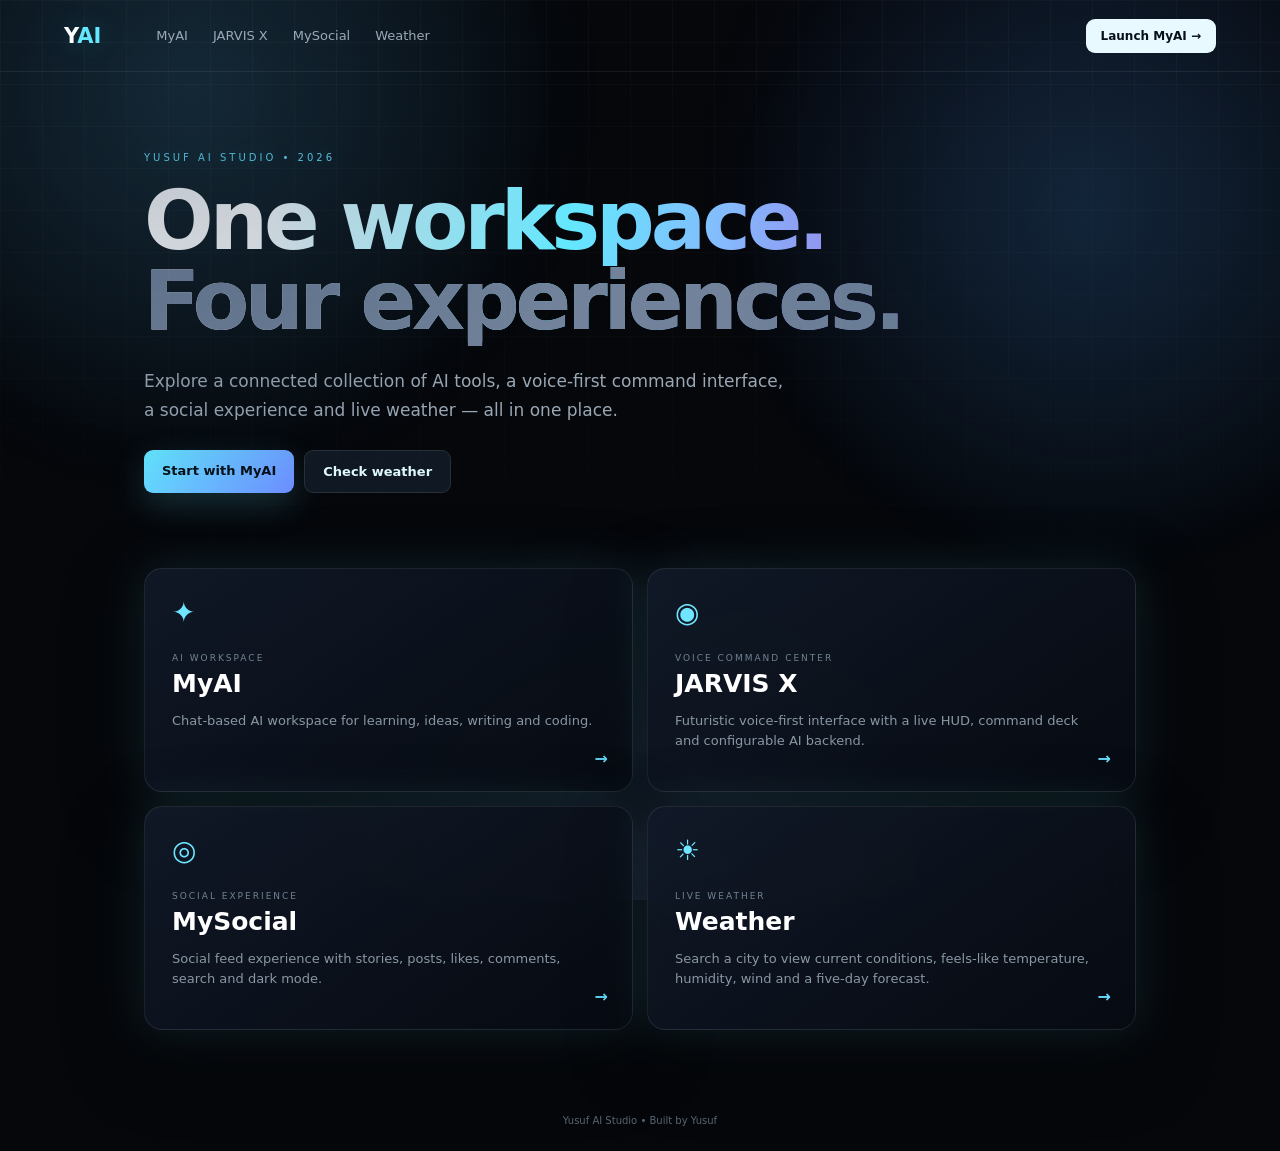
<file: portal.html>
<!doctype html>
<html lang="en">
<head>
<meta charset="utf-8"><meta name="viewport" content="width=device-width,initial-scale=1">
<meta name="theme-color" content="#06080d">
<meta name="description" content="Yusuf AI Studio — MyAI, JARVIS X, MySocial and live Weather.">
<title>Yusuf AI Studio</title>
<link rel="stylesheet" href="portal.css"><link rel="stylesheet" href="legend.css">
</head>
<body class="legend portal">
<div class="bg"></div>
<header><a class="logo" href="portal.html">Y<span>AI</span></a><nav><a href="chat.html">MyAI</a><a href="jarvis.html">JARVIS X</a><a href="index.html">MySocial</a><a href="weather.html">Weather</a></nav><a class="launch" href="chat.html">Launch MyAI →</a></header>
<main>
<section class="hero"><div class="eyebrow">YUSUF AI STUDIO • 2026</div><h1>One workspace.<br><em>Four experiences.</em></h1><p>Explore a connected collection of AI tools, a voice-first command interface, a social experience and live weather — all in one place.</p><div class="hero-actions"><a href="chat.html">Start with MyAI</a><a href="weather.html">Check weather</a></div></section>
<section class="grid">
<a class="card primary" href="chat.html"><span>✦</span><div><small>AI WORKSPACE</small><h2>MyAI</h2><p>Chat-based AI workspace for learning, ideas, writing and coding.</p></div><b>→</b></a>
<a class="card blue" href="jarvis.html"><span>◉</span><div><small>VOICE COMMAND CENTER</small><h2>JARVIS X</h2><p>Futuristic voice-first interface with a live HUD, command deck and configurable AI backend.</p></div><b>→</b></a>
<a class="card green" href="index.html"><span>◎</span><div><small>SOCIAL EXPERIENCE</small><h2>MySocial</h2><p>Social feed experience with stories, posts, likes, comments, search and dark mode.</p></div><b>→</b></a>
<a class="card orange" href="weather.html"><span>☀</span><div><small>LIVE WEATHER</small><h2>Weather</h2><p>Search a city to view current conditions, feels-like temperature, humidity, wind and a five-day forecast.</p></div><b>→</b></a>
</section>
</main>
<footer>Yusuf AI Studio • Built by Yusuf</footer>
</body>
</html>
</file>
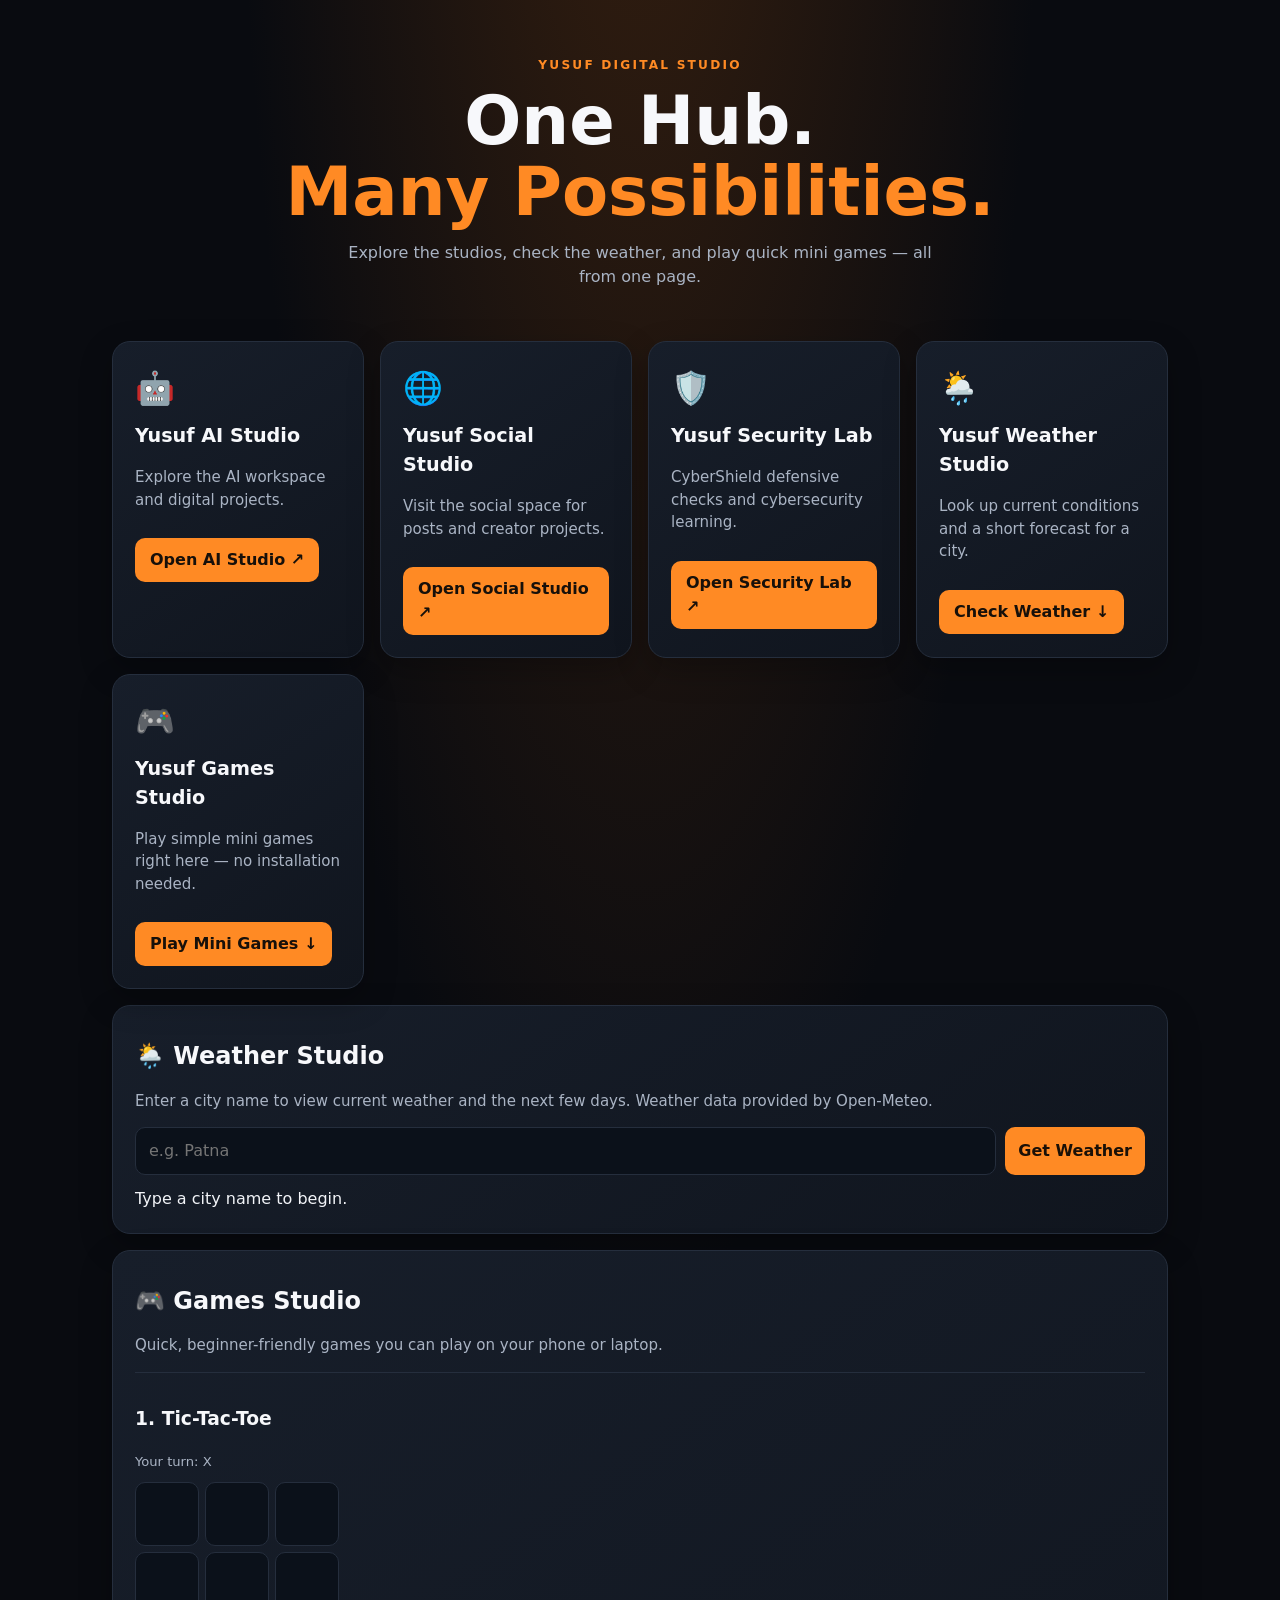
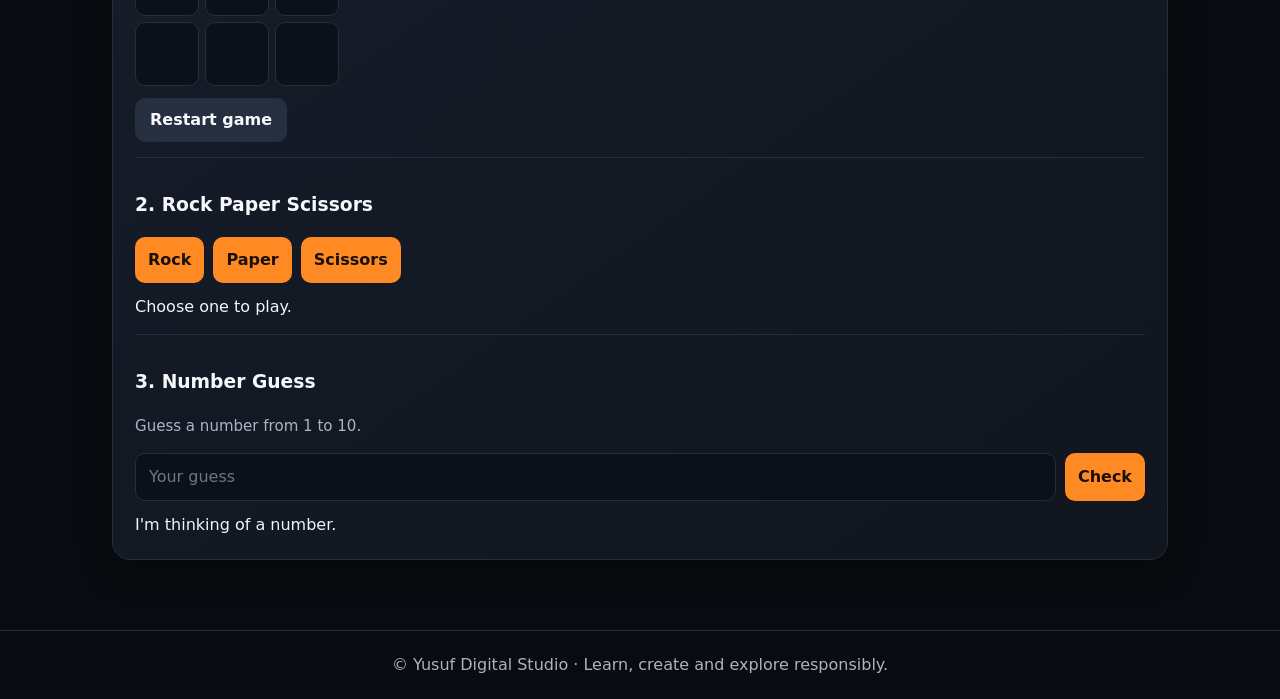
<file: studios.html>
<!doctype html>
<html lang="en">
<head>
<meta charset="utf-8"><meta name="viewport" content="width=device-width,initial-scale=1">
<meta name="description" content="Yusuf Digital Studio — one hub for AI, social, security, weather and mini games.">
<title>Yusuf Digital Studio | Studio Hub</title>
<style>
:root{color-scheme:dark;--bg:#090b10;--panel:#121722;--line:#252e3d;--muted:#aab4c4;--orange:#ff8a24;--white:#f7f8fb}
*{box-sizing:border-box}body{margin:0;background:radial-gradient(ellipse at 50% -20%,#38200f 0,transparent 45%),var(--bg);color:var(--white);font:16px/1.5 system-ui,Segoe UI,sans-serif}
header{max-width:1100px;margin:auto;padding:56px 22px 28px;text-align:center} .eyebrow{color:var(--orange);font-weight:800;letter-spacing:.18em;font-size:.76rem}h1{font-size:clamp(2.1rem,7vw,4.2rem);line-height:1.05;margin:12px 0}header p{color:var(--muted);max-width:620px;margin:14px auto}
main{max-width:1100px;margin:auto;padding:10px 22px 70px}.grid{display:grid;grid-template-columns:repeat(auto-fit,minmax(230px,1fr));gap:16px}.card{background:linear-gradient(145deg,#171e2a,#10151e);border:1px solid var(--line);border-radius:18px;padding:22px;box-shadow:0 12px 32px #0004}.icon{font-size:2rem}.card h2{margin:10px 0 5px;font-size:1.2rem}.card p,.hint{color:var(--muted);font-size:.94rem}.link{display:inline-block;margin-top:12px;padding:10px 15px;background:var(--orange);color:#17100a;text-decoration:none;border-radius:10px;font-weight:800}.link.secondary{background:#252f40;color:var(--white)}.section{margin-top:28px}.section h2{font-size:1.5rem}.tool{margin-top:16px}.row{display:flex;gap:9px;flex-wrap:wrap}.row input{flex:1;min-width:170px}.field,button{font:inherit;border-radius:10px;border:1px solid var(--line);padding:11px 13px;background:#0b111a;color:var(--white)}button{cursor:pointer;background:var(--orange);border:0;color:#1a1007;font-weight:800}.result{margin-top:12px;color:#f2f4f8;white-space:pre-line}.gamebox{margin-top:15px;padding-top:14px;border-top:1px solid var(--line)}.board{display:grid;grid-template-columns:repeat(3,64px);gap:6px;margin-top:10px}.cell{height:64px;background:#0b111a;color:white;border:1px solid var(--line);border-radius:10px;font-size:1.5rem}.small{font-size:.82rem;color:var(--muted)}footer{text-align:center;padding:22px;color:var(--muted);border-top:1px solid var(--line)}
</style>
</head>
<body>
<header><div class="eyebrow">YUSUF DIGITAL STUDIO</div><h1>One Hub.<br><span style="color:var(--orange)">Many Possibilities.</span></h1><p>Explore the studios, check the weather, and play quick mini games — all from one page.</p></header>
<main>
<div class="grid">
<article class="card"><div class="icon">🤖</div><h2>Yusuf AI Studio</h2><p>Explore the AI workspace and digital projects.</p><a class="link" href="https://yusuf-project-suite.vercel.app/" target="_blank" rel="noopener">Open AI Studio ↗</a></article>
<article class="card"><div class="icon">🌐</div><h2>Yusuf Social Studio</h2><p>Visit the social space for posts and creator projects.</p><a class="link" href="https://yusuf-project-suite.vercel.app/" target="_blank" rel="noopener">Open Social Studio ↗</a></article>
<article class="card"><div class="icon">🛡️</div><h2>Yusuf Security Lab</h2><p>CyberShield defensive checks and cybersecurity learning.</p><a class="link" href="https://cybershield-security-lab.vercel.app/" target="_blank" rel="noopener">Open Security Lab ↗</a></article>
<article class="card"><div class="icon">🌦️</div><h2>Yusuf Weather Studio</h2><p>Look up current conditions and a short forecast for a city.</p><a class="link" href="#weather">Check Weather ↓</a></article>
<article class="card"><div class="icon">🎮</div><h2>Yusuf Games Studio</h2><p>Play simple mini games right here — no installation needed.</p><a class="link" href="#games">Play Mini Games ↓</a></article>
</div>
<section class="section card tool" id="weather"><h2>🌦️ Weather Studio</h2><p>Enter a city name to view current weather and the next few days. Weather data provided by Open-Meteo.</p><div class="row"><input class="field" id="city" placeholder="e.g. Patna" aria-label="City name"><button id="weatherBtn">Get Weather</button></div><div class="result" id="weatherResult" aria-live="polite">Type a city name to begin.</div></section>
<section class="section card tool" id="games"><h2>🎮 Games Studio</h2><p>Quick, beginner-friendly games you can play on your phone or laptop.</p>
<div class="gamebox"><h3>1. Tic-Tac-Toe</h3><div class="small" id="tttStatus">Your turn: X</div><div class="board" id="board"></div><button id="resetTtt" class="link secondary">Restart game</button></div>
<div class="gamebox"><h3>2. Rock Paper Scissors</h3><div class="row"><button class="rps" data-choice="Rock">Rock</button><button class="rps" data-choice="Paper">Paper</button><button class="rps" data-choice="Scissors">Scissors</button></div><div class="result" id="rpsResult">Choose one to play.</div></div>
<div class="gamebox"><h3>3. Number Guess</h3><p class="small">Guess a number from 1 to 10.</p><div class="row"><input class="field" id="guess" type="number" min="1" max="10" placeholder="Your guess"><button id="guessBtn">Check</button></div><div class="result" id="guessResult">I'm thinking of a number.</div></div>
</section>
</main><footer>© Yusuf Digital Studio · Learn, create and explore responsibly.</footer>
<script>
const $=id=>document.getElementById(id);
$('weatherBtn').addEventListener('click',async()=>{const city=$('city').value.trim();if(!city){$('weatherResult').textContent='Please enter a city name.';return}const out=$('weatherResult');out.textContent='Loading weather…';try{const g=await fetch('https://geocoding-api.open-meteo.com/v1/search?name='+encodeURIComponent(city)+'&count=1&language=en&format=json');if(!g.ok)throw Error('Could not search for that city.');const gd=await g.json();if(!gd.results?.length){out.textContent='City not found. Check the spelling and try again.';return}const place=gd.results[0];const q='https://api.open-meteo.com/v1/forecast?latitude='+place.latitude+'&longitude='+place.longitude+'&current=temperature_2m,relative_humidity_2m,apparent_temperature,wind_speed_10m,weather_code&daily=temperature_2m_max,temperature_2m_min&forecast_days=3&timezone=auto';const w=await fetch(q);if(!w.ok)throw Error('Weather service is unavailable.');const d=await w.json();const codes={0:'Clear sky',1:'Mainly clear',2:'Partly cloudy',3:'Overcast',45:'Fog',48:'Rime fog',51:'Light drizzle',53:'Drizzle',55:'Dense drizzle',61:'Light rain',63:'Rain',65:'Heavy rain',71:'Light snow',73:'Snow',75:'Heavy snow',80:'Rain showers',81:'Rain showers',82:'Heavy rain showers',95:'Thunderstorm'};let s=place.name+(place.admin1?', '+place.admin1:'')+'\nNow: '+d.current.temperature_2m+'°C · '+(codes[d.current.weather_code]||'Weather update')+'\nFeels like: '+d.current.apparent_temperature+'°C · Humidity: '+d.current.relative_humidity_2m+'% · Wind: '+d.current.wind_speed_10m+' km/h\n\n3-day outlook:';d.daily.time.forEach((day,i)=>s+='\n'+day+': '+d.daily.temperature_2m_min[i]+'° / '+d.daily.temperature_2m_max[i]+'°C');out.textContent=s}catch(e){out.textContent='Weather could not be loaded. Please check your connection and try again.'}});
let cells=Array(9).fill(''),turn='X',done=false;function render(){const b=$('board');b.innerHTML='';cells.forEach((v,i)=>{const x=document.createElement('button');x.className='cell';x.textContent=v;x.setAttribute('aria-label','Square '+(i+1)+' '+(v||'empty'));x.onclick=()=>move(i);b.appendChild(x)});$('tttStatus').textContent=done?'Game over — restart to play again.':'Your turn: '+turn}function move(i){if(cells[i]||done)return;cells[i]=turn;const wins=[[0,1,2],[3,4,5],[6,7,8],[0,3,6],[1,4,7],[2,5,8],[0,4,8],[2,4,6]];if(wins.some(a=>a.every(n=>cells[n]===turn))){done=true;$('tttStatus').textContent=turn+' wins! Restart to play again.'}else if(cells.every(Boolean)){done=true;$('tttStatus').textContent='It is a draw! Restart to play again.'}else turn=turn==='X'?'O':'X';render()}$('resetTtt').onclick=()=>{cells=Array(9).fill('');turn='X';done=false;render()};render();
document.querySelectorAll('.rps').forEach(b=>b.onclick=()=>{const you=b.dataset.choice,opts=['Rock','Paper','Scissors'],cpu=opts[Math.floor(Math.random()*3)];let msg=you===cpu?'It is a draw.':((you==='Rock'&&cpu==='Scissors')||(you==='Paper'&&cpu==='Rock')||(you==='Scissors'&&cpu==='Paper'))?'You win!':'Computer wins!';$('rpsResult').textContent='You: '+you+' · Computer: '+cpu+' — '+msg});
let secret=Math.floor(Math.random()*10)+1;$('guessBtn').onclick=()=>{const n=Number($('guess').value);if(!Number.isInteger(n)||n<1||n>10){$('guessResult').textContent='Enter a whole number from 1 to 10.';return}if(n===secret){$('guessResult').textContent='Correct! New number chosen.';secret=Math.floor(Math.random()*10)+1}else $('guessResult').textContent=n<secret?'Too low — try again.':'Too high — try again.'};
</script></body></html>
</file>
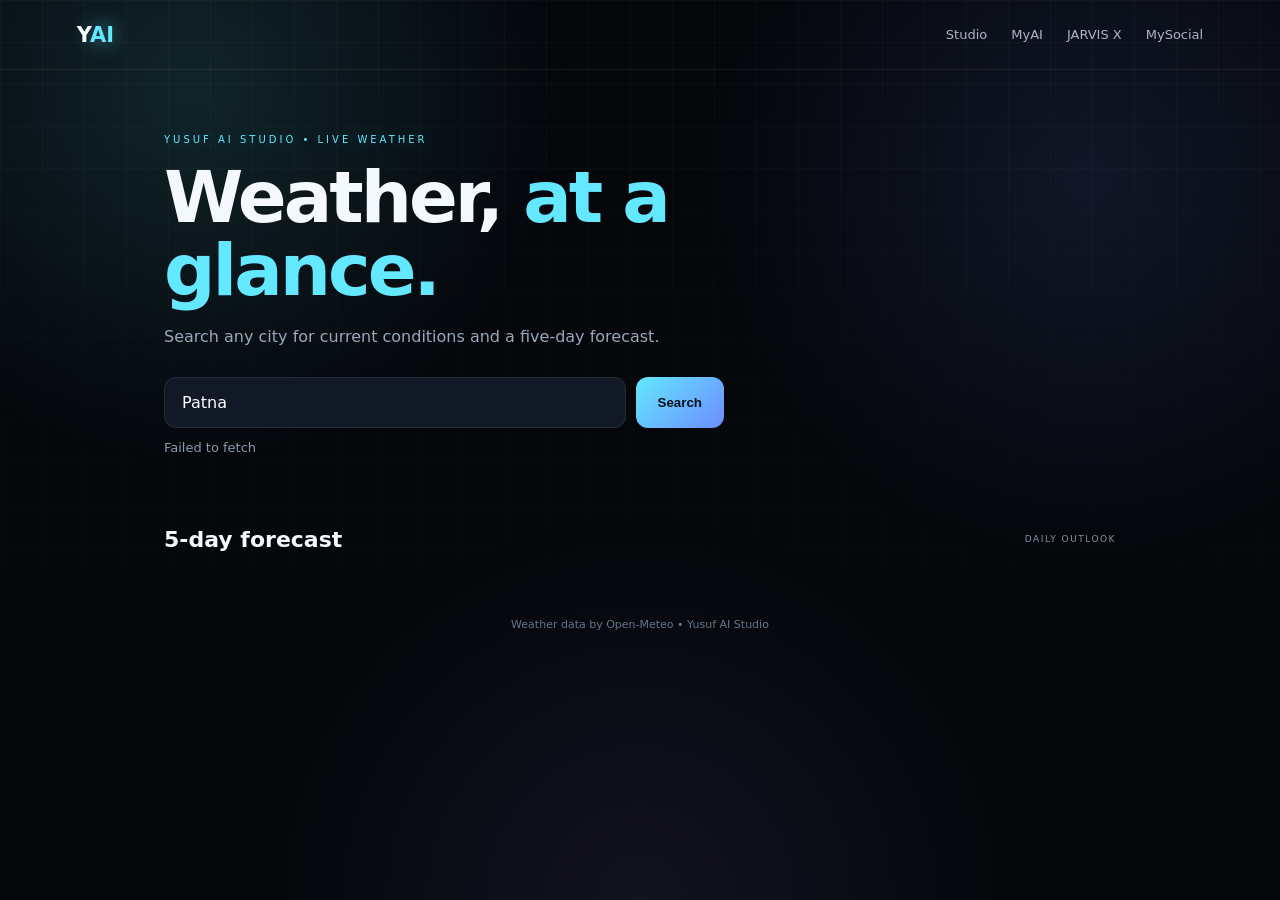
<file: weather.html>
<!doctype html>
<html lang="en">
<head>
<meta charset="utf-8"><meta name="viewport" content="width=device-width,initial-scale=1">
<meta name="theme-color" content="#070b12">
<meta name="description" content="Live weather and five-day forecast by Yusuf AI Studio.">
<title>Weather — Yusuf AI Studio</title>
<link rel="stylesheet" href="weather.css"><link rel="stylesheet" href="legend.css">
</head>
<body class="legend weather-page">
<header class="weather-top"><a class="brand" href="portal.html">Y<span>AI</span></a><nav><a href="portal.html">Studio</a><a href="chat.html">MyAI</a><a href="jarvis.html">JARVIS X</a><a href="index.html">MySocial</a></nav></header>
<main class="weather-wrap">
<section class="weather-hero"><div class="eyebrow">YUSUF AI STUDIO • LIVE WEATHER</div><h1>Weather, <em>at a glance.</em></h1><p>Search any city for current conditions and a five-day forecast.</p>
<form id="searchForm" class="search-form"><input id="cityInput" placeholder="Enter a city, e.g. Patna" aria-label="City name" value="Patna"><button type="submit">Search</button></form>
<div id="status" class="status" role="status">Loading weather…</div></section>
<section id="currentCard" class="current-card hidden"><div class="current-main"><div><small id="place">—</small><h2 id="temperature">—°</h2><p id="condition">—</p></div><div id="weatherIcon" class="weather-icon">☀</div></div><div class="metrics"><div><small>FEELS LIKE</small><b id="feels">—</b></div><div><small>HUMIDITY</small><b id="humidity">—</b></div><div><small>WIND</small><b id="wind">—</b></div><div><small>PRECIPITATION</small><b id="rain">—</b></div></div></section>
<section class="forecast-section"><div class="section-head"><h2>5-day forecast</h2><span>DAILY OUTLOOK</span></div><div id="forecast" class="forecast-grid"></div></section>
<footer>Weather data by Open-Meteo • Yusuf AI Studio</footer>
</main><script src="weather.js"></script></body></html>
</file>
<file: styles.css>
:root {
  --bg: #f5f7fb;
  --card: #ffffff;
  --text: #172033;
  --muted: #778099;
  --line: #e7eaf1;
  --accent: #6c5ce7;
  --accent2: #8b7cf6;
  --shadow: 0 8px 28px rgba(25, 30, 55, .07);
}
* { box-sizing: border-box; }
body {
  margin: 0;
  font-family: Inter, system-ui, -apple-system, Segoe UI, sans-serif;
  background: var(--bg);
  color: var(--text);
}
button, input { font: inherit; }
button { cursor: pointer; border: 0; }
.topbar {
  height: 70px; position: sticky; top: 0; z-index: 10;
  display: flex; align-items: center; gap: 24px; padding: 0 5%;
  background: rgba(255,255,255,.9); backdrop-filter: blur(16px);
  border-bottom: 1px solid var(--line);
}
.brand { font-size: 24px; font-weight: 850; letter-spacing: -.7px; color: var(--accent); }
.search-wrap {
  width: min(430px, 55vw); margin-left: auto; display: flex; align-items: center; gap: 8px;
  padding: 10px 14px; border: 1px solid var(--line); border-radius: 14px; background: #f8f9fc;
}
.search-wrap input { width: 100%; border: 0; outline: 0; background: transparent; color: var(--text); }
.icon-btn { width: 40px; height: 40px; border-radius: 50%; background: #f0efff; color: var(--accent); }
.layout { max-width: 1250px; margin: 0 auto; padding: 26px 20px; display: grid; grid-template-columns: 190px minmax(0, 650px) 270px; gap: 24px; }
.sidebar { position: sticky; top: 95px; height: fit-content; }
.nav-item { width: 100%; display: flex; gap: 13px; align-items: center; padding: 13px; margin-bottom: 5px; border-radius: 12px; background: transparent; color: var(--muted); text-align: left; font-weight: 650; }
.nav-item.active, .nav-item:hover { background: #eceaff; color: var(--accent); }
.profile-mini { margin-top: 35px; display: flex; align-items: center; gap: 10px; padding: 10px; }
.profile-mini small, .suggestion small { display: block; color: var(--muted); margin-top: 2px; }
.card { background: var(--card); border: 1px solid var(--line); border-radius: 18px; box-shadow: var(--shadow); }
.section-title { display: flex; align-items: center; justify-content: space-between; padding: 17px 18px 10px; }
.section-title h2 { font-size: 15px; margin: 0; }
.text-btn { color: var(--accent); background: transparent; font-weight: 700; font-size: 13px; }
.stories { overflow: hidden; margin-bottom: 18px; }
.stories-list { display: flex; gap: 15px; overflow-x: auto; padding: 8px 18px 18px; }
.story { min-width: 67px; text-align: center; font-size: 12px; }
.story-ring { width: 58px; height: 58px; padding: 3px; margin: auto; border-radius: 50%; background: linear-gradient(135deg, #f8a5c2, #6c5ce7, #31d7b4); }
.story-ring .avatar { border: 3px solid var(--card); }
.story span { display: block; margin-top: 6px; overflow: hidden; text-overflow: ellipsis; }
.avatar { width: 40px; height: 40px; flex: 0 0 40px; border-radius: 50%; display: grid; place-items: center; background: linear-gradient(135deg, #7b6df0, #b4aaff); color: white; font-weight: 800; }
.purple { background: linear-gradient(135deg, #6c5ce7, #a29bfe); }
.orange { background: linear-gradient(135deg, #ff7675, #fdcb6e); }
.green { background: linear-gradient(135deg, #00b894, #55efc4); }
.composer { display: flex; align-items: center; gap: 12px; padding: 14px; margin-bottom: 18px; }
.composer input { flex: 1; border: 0; outline: 0; background: #f7f8fc; padding: 12px 14px; border-radius: 13px; }
.primary-btn { background: var(--accent); color: white; padding: 10px 17px; border-radius: 12px; font-weight: 750; }
.primary-btn:hover { background: #5848db; }
.post { margin-bottom: 18px; padding: 18px; }
.post-head { display: flex; align-items: center; gap: 11px; }
.post-head small { color: var(--muted); }
.post-menu { margin-left: auto; color: var(--muted); background: transparent; font-size: 20px; }
.post-text { line-height: 1.55; margin: 15px 0; white-space: pre-wrap; overflow-wrap: anywhere; }
.post-image { width: 100%; max-height: 430px; object-fit: cover; border-radius: 14px; margin-bottom: 10px; }
.post-actions { display: flex; gap: 8px; padding-top: 5px; border-top: 1px solid var(--line); }
.action { padding: 10px 12px; color: var(--muted); background: transparent; border-radius: 10px; }
.action:hover, .action.liked { color: #e84393; background: #fff0f7; }
.comments { margin-top: 8px; }
.comment { background: #f7f8fc; padding: 8px 10px; border-radius: 10px; margin-top: 6px; font-size: 13px; }
.comment-box { display: flex; gap: 7px; margin-top: 8px; }
.comment-box input { min-width: 0; flex: 1; padding: 9px; border: 1px solid var(--line); border-radius: 9px; outline: 0; }
.suggestions { padding-bottom: 10px; }
.suggestion { display: flex; align-items: center; gap: 9px; padding: 9px 15px; }
.suggestion > div:nth-child(2) { min-width: 0; }
.follow-btn { margin-left: auto; color: var(--accent); background: transparent; font-weight: 750; font-size: 12px; }
.footer-note { color: var(--muted); font-size: 12px; padding: 12px; line-height: 1.5; }
.empty { padding: 35px; text-align: center; color: var(--muted); }
.hidden { display: none; }
.toast { position: fixed; left: 50%; bottom: 25px; transform: translate(-50%, 20px); opacity: 0; pointer-events: none; background: #172033; color: white; padding: 11px 17px; border-radius: 12px; transition: .25s; z-index: 50; }
.toast.show { opacity: 1; transform: translate(-50%, 0); }
body.dark { --bg:#10131b; --card:#181c26; --text:#f4f5fa; --muted:#9aa2b5; --line:#292f3c; }
body.dark .topbar { background: rgba(16,19,27,.9); }
body.dark .search-wrap, body.dark .composer input, body.dark .comment { background: #202531; }
@media (max-width: 1000px) {
  .layout { grid-template-columns: 70px minmax(0, 1fr); }
  .sidebar span, .profile-mini > div:not(.avatar) { display: none; }
  .rightbar { display: none; }
}
@media (max-width: 600px) {
  .topbar { padding: 0 12px; gap: 10px; }
  .brand { font-size: 20px; }
  .search-wrap { width: auto; flex: 1; }
  .layout { display: block; padding: 12px; }
  .sidebar { position: static; display: flex; margin-bottom: 12px; }
  .sidebar nav { display: flex; width: 100%; justify-content: space-between; }
  .nav-item { justify-content: center; width: auto; }
  .profile-mini { display: none; }
}
</file>
<file: legend.css>
/* LEGEND UI SYSTEM — Yusuf AI Studio */
:root{--lg-bg:#05070b;--lg-panel:rgba(12,17,27,.72);--lg-line:rgba(255,255,255,.09);--lg-text:#f4f8ff;--lg-muted:#8390a5;--lg-cyan:#63e8ff;--lg-blue:#6d8cff;--lg-purple:#a78bfa;--lg-glow:0 0 45px rgba(99,232,255,.12),0 25px 80px rgba(0,0,0,.35)}
body.legend{background:var(--lg-bg)!important;color:var(--lg-text)!important}
body.legend:before{content:"";position:fixed;inset:0;pointer-events:none;z-index:-2;background:radial-gradient(circle at 15% 10%,rgba(99,232,255,.13),transparent 28%),radial-gradient(circle at 85% 20%,rgba(109,140,255,.12),transparent 30%),radial-gradient(circle at 50% 100%,rgba(167,139,250,.09),transparent 35%)}
body.legend:after{content:"";position:fixed;inset:0;pointer-events:none;z-index:50;opacity:.035;background-image:linear-gradient(rgba(255,255,255,.8) 1px,transparent 1px),linear-gradient(90deg,rgba(255,255,255,.8) 1px,transparent 1px);background-size:42px 42px;mask-image:linear-gradient(to bottom,black,transparent 85%)}
body.legend a,body.legend button{transition:transform .2s ease,border-color .2s ease,box-shadow .2s ease,background .2s ease}
body.legend .card{background:linear-gradient(145deg,rgba(18,25,38,.82),rgba(7,11,18,.86))!important;border-color:var(--lg-line)!important;box-shadow:var(--lg-glow)!important;backdrop-filter:blur(18px)}
body.legend .card:hover{transform:translateY(-4px);border-color:rgba(99,232,255,.28)!important;box-shadow:0 0 45px rgba(99,232,255,.1),0 30px 80px rgba(0,0,0,.45)!important}
body.legend input{border-color:rgba(255,255,255,.08)!important}
body.legend .primary-btn,body.legend .new{background:linear-gradient(135deg,#63e8ff,#6d8cff)!important;color:#041018!important;box-shadow:0 10px 30px rgba(99,232,255,.18)}
body.legend .primary-btn:hover,body.legend .new:hover{transform:translateY(-2px);box-shadow:0 14px 36px rgba(99,232,255,.28)}
body.legend .avatar{box-shadow:0 0 22px rgba(99,232,255,.18)}
body.legend .topbar{background:rgba(5,7,11,.76)!important;border-color:rgba(255,255,255,.08)!important;box-shadow:0 10px 40px rgba(0,0,0,.25)}
body.legend .brand{color:#fff!important}
body.legend .search-wrap{background:rgba(255,255,255,.035)!important;border-color:rgba(255,255,255,.09)!important}
body.legend .nav-item.active,body.legend .nav-item:hover{background:rgba(99,232,255,.08)!important;color:var(--lg-cyan)!important}
body.legend .composer input{background:rgba(255,255,255,.035)!important;color:#fff}
body.legend .comment{background:rgba(255,255,255,.035)!important}
body.legend .action:hover{background:rgba(99,232,255,.07)!important;color:var(--lg-cyan)!important}
body.legend .toast{background:#0b1220!important;border:1px solid rgba(99,232,255,.2)}
body.legend .hero h1{background:linear-gradient(100deg,#fff 15%,#63e8ff 55%,#a78bfa 95%);-webkit-background-clip:text;background-clip:text;color:transparent}
body.legend .hero h1 em{color:#71829a!important}
body.legend .eyebrow{color:var(--lg-cyan)!important;text-shadow:0 0 18px rgba(99,232,255,.45)}
body.legend .hero-actions a:first-child{background:linear-gradient(135deg,#63e8ff,#6d8cff)!important;box-shadow:0 12px 35px rgba(99,232,255,.18)}
body.legend .card.primary,body.legend .card.blue,body.legend .card.green,body.legend .card.orange{background:linear-gradient(145deg,rgba(18,27,42,.88),rgba(7,11,18,.9))!important}
body.legend .app{background:transparent!important}
body.legend .sidebar{background:rgba(6,9,15,.78)!important;border-color:rgba(255,255,255,.08)!important;backdrop-filter:blur(22px)}
body.legend .brand span{filter:drop-shadow(0 0 10px rgba(99,232,255,.65))}
body.legend .message{box-shadow:0 0 30px rgba(99,232,255,.06)}
body.legend .overlay{background:radial-gradient(circle at 50% 42%,rgba(26,53,77,.6),rgba(3,5,9,.96))!important}
body.legend .panel{background:linear-gradient(145deg,rgba(13,22,34,.9),rgba(4,7,12,.95))!important;border-color:rgba(99,232,255,.2)!important;box-shadow:0 0 70px rgba(99,232,255,.09),0 30px 100px #000b!important;backdrop-filter:blur(20px)}
body.legend .logo{color:#fff!important;text-shadow:0 0 30px rgba(99,232,255,.25)}
body.legend .logo span{color:var(--lg-cyan)!important}
body.legend #startBtn{background:linear-gradient(135deg,#63e8ff,#6d8cff)!important;box-shadow:0 10px 35px rgba(99,232,255,.22)!important}
body.legend #hud .stat,body.legend #hud .zone{background:rgba(5,10,17,.78)!important;border-color:rgba(99,232,255,.13)!important;backdrop-filter:blur(14px)}
body.legend .health{background:#071018!important;border-color:rgba(255,255,255,.1)!important}
body.legend .zone span{color:var(--lg-cyan)!important}
@media(max-width:700px){body.legend:after{background-size:28px 28px}body.legend .hero h1{font-size:clamp(42px,13vw,70px)}}
</file>
<file: nexora-clientdesk/styles.css>
:root{color-scheme:dark;--bg:#090a0d;--panel:#111318;--panel-2:#151820;--line:#272b34;--muted:#9298a5;--text:#f4f5f7;--orange:#ff7a1a;--orange-2:#ff9c42;--green:#7bd7a1;--red:#ff7777;--radius:18px;--shadow:0 24px 70px rgba(0,0,0,.35)}*{box-sizing:border-box}html{scroll-behavior:smooth}body{margin:0;background:var(--bg);color:var(--text);font-family:Inter,ui-sans-serif,system-ui,-apple-system,BlinkMacSystemFont,"Segoe UI",sans-serif;min-height:100vh;overflow-x:hidden}button,input,select,textarea{font:inherit}button,a,select{-webkit-tap-highlight-color:transparent}a{color:inherit;text-decoration:none}.ambient{position:fixed;z-index:-1;pointer-events:none;border-radius:50%;filter:blur(90px);opacity:.13}.ambient-one{width:420px;height:420px;background:#ff6c12;top:-220px;right:-100px}.ambient-two{width:360px;height:360px;background:#5b3c21;bottom:4%;left:-230px}.app-shell{width:min(1440px,100% - 56px);margin:0 auto}.topbar{height:82px;display:flex;align-items:center;justify-content:space-between;border-bottom:1px solid rgba(255,255,255,.08);gap:20px}.brand{display:flex;align-items:center;gap:12px;min-width:190px}.brand-mark{width:38px;height:38px;border:1px solid rgba(255,122,26,.7);border-radius:12px;display:grid;place-items:center;color:var(--orange);font-size:24px;font-weight:800;box-shadow:0 0 22px rgba(255,122,26,.12);position:relative}.brand-mark span{font-size:10px;position:absolute;right:5px;top:3px}.brand-copy{display:flex;flex-direction:column;gap:2px;letter-spacing:.12em}.brand-copy strong{font-size:12px}.brand-copy small{font:10px ui-monospace,SFMono-Regular,Menlo,Consolas,monospace;color:var(--orange);letter-spacing:.22em}.topbar-actions{display:flex;align-items:center;gap:9px}.local-pill,.count-chip{font:10px ui-monospace,SFMono-Regular,Menlo,Consolas,monospace;letter-spacing:.1em;color:#c0c4cc;border:1px solid var(--line);border-radius:999px;padding:10px 12px;white-space:nowrap}.status-dot{display:inline-block;width:7px;height:7px;border-radius:50%;background:var(--green);margin-right:7px;box-shadow:0 0 10px rgba(123,215,161,.7)}.button{border:1px solid var(--line);border-radius:11px;padding:11px 15px;display:inline-flex;align-items:center;justify-content:center;gap:12px;color:var(--text);background:transparent;font-size:12px;font-weight:800;cursor:pointer;transition:transform .18s ease,border-color .18s ease,background .18s ease}.button:hover{transform:translateY(-1px);border-color:#626a78}.button:focus-visible,input:focus-visible,select:focus-visible,textarea:focus-visible,a:focus-visible{outline:2px solid var(--orange-2);outline-offset:3px}.button-quiet{font-size:11px;color:#c9cbd1;padding:10px 12px}.button-primary{background:var(--orange);border-color:var(--orange);color:#160d06;box-shadow:0 8px 26px rgba(255,122,26,.16)}.button-primary:hover{background:#ff913c;border-color:#ff913c}.button-full{width:100%;padding:14px}.hero{min-height:330px;display:grid;grid-template-columns:1.1fr .9fr;align-items:center;position:relative;border-bottom:1px solid rgba(255,255,255,.08);overflow:hidden}.hero-copy{padding:48px 0 54px;position:relative;z-index:1}.eyebrow{font:10px ui-monospace,SFMono-Regular,Menlo,Consolas,monospace;letter-spacing:.2em;color:var(--orange);margin:0 0 14px}.eyebrow-line{display:inline-block;width:22px;height:1px;background:var(--orange);vertical-align:middle;margin-right:8px}.hero h1{font-size:clamp(34px,5vw,61px);line-height:1.08;letter-spacing:-.055em;margin:0;font-weight:800}.hero h1 span{color:var(--orange)}.hero-description{color:#a9aeb8;font-size:14px;line-height:1.8;max-width:540px;margin:20px 0 24px}.hero-actions{display:flex;align-items:center;gap:18px;flex-wrap:wrap}.hero-note{font:10px ui-monospace,SFMono-Regular,Menlo,Consolas,monospace;color:#7f8591;letter-spacing:.03em}.hero-art{height:280px;position:relative;display:grid;place-items:center;isolation:isolate}.hero-art:before{content:"";position:absolute;width:300px;height:180px;background:radial-gradient(ellipse,rgba(255,122,26,.22),transparent 68%);filter:blur(20px);z-index:-1}.orbit{position:absolute;border:1px solid rgba(255,139,55,.2);border-radius:50%;transform:rotate(-25deg)}.orbit-a{width:310px;height:145px}.orbit-b{width:240px;height:220px;transform:rotate(34deg);border-color:rgba(255,255,255,.1)}.core-card{width:170px;height:190px;border:1px solid rgba(255,144,63,.55);border-radius:20px;background:linear-gradient(145deg,rgba(255,122,26,.13),rgba(17,19,24,.94) 48%);box-shadow:0 20px 70px rgba(0,0,0,.4),0 0 45px rgba(255,122,26,.1);display:flex;flex-direction:column;align-items:center;justify-content:center;gap:12px;transform:rotate(-7deg)}.core-symbol{font-size:68px;font-weight:800;color:var(--orange);line-height:1;text-shadow:0 0 30px rgba(255,122,26,.4)}.core-label,.core-mini,.art-tag{font:9px ui-monospace,SFMono-Regular,Menlo,Consolas,monospace;letter-spacing:.18em;color:#d2d5db}.core-line{width:56px;height:2px;background:linear-gradient(90deg,transparent,var(--orange),transparent)}.core-mini{color:#858b97;font-size:8px}.art-tag{position:absolute;color:#ffb36f}.tag-top{top:28px;right:8%}.tag-bottom{bottom:26px;left:9%}.stats-grid{display:grid;grid-template-columns:repeat(4,1fr);gap:13px;padding:22px 0 34px}.stat-card{min-height:116px;background:linear-gradient(145deg,#14171d,#0f1116);border:1px solid var(--line);border-radius:15px;padding:18px 20px;position:relative;overflow:hidden}.stat-card:after{content:"";position:absolute;right:-30px;top:-45px;width:100px;height:100px;border:1px solid rgba(255,255,255,.04);border-radius:50%}.stat-label{display:block;font:9px ui-monospace,SFMono-Regular,Menlo,Consolas,monospace;color:#8d94a1;letter-spacing:.13em}.stat-card strong{display:block;font-size:27px;letter-spacing:-.04em;margin:11px 0 3px}.stat-foot{font-size:10px;color:#777f8d}.stat-card-accent{border-color:rgba(255,122,26,.35)}.stat-card-accent strong{color:var(--orange-2)}.workspace-grid{display:grid;grid-template-columns:minmax(0,1.55fr) minmax(330px,.85fr);gap:24px;align-items:start;padding-bottom:40px}.section-heading,.panel-heading{display:flex;align-items:center;justify-content:space-between;gap:12px}.section-heading h2,.panel-heading h2{font-size:23px;letter-spacing:-.04em;margin:0}.section-heading .eyebrow,.panel-heading .eyebrow{margin-bottom:7px}.filter-row{display:flex;gap:10px;margin:20px 0 15px}.search-box{height:43px;display:flex;align-items:center;gap:9px;flex:1;border:1px solid var(--line);background:#101218;border-radius:11px;padding:0 12px;color:#848b97}.search-box span{font-size:22px;line-height:1}.search-box input{border:0;outline:0;background:transparent;color:var(--text);width:100%;font-size:11px}.search-box input:focus-visible{outline:0}.filter-row select{width:145px;border:1px solid var(--line);border-radius:11px;background:#101218;color:#cbd0d8;padding:0 10px;font-size:11px}.project-list{display:grid;grid-template-columns:repeat(2,minmax(0,1fr));gap:13px}.project-card{border:1px solid var(--line);border-radius:15px;padding:17px;background:linear-gradient(145deg,#14171d,#101217);min-width:0;transition:border-color .18s ease,transform .18s ease}.project-card:hover{border-color:rgba(255,122,26,.48);transform:translateY(-2px)}.card-topline{display:flex;align-items:center;justify-content:space-between;gap:10px;margin-bottom:14px}.service-chip,.priority-chip{font:9px ui-monospace,SFMono-Regular,Menlo,Consolas,monospace;letter-spacing:.06em;padding:6px 8px;border-radius:7px;background:#20242d;color:#c1c7d1}.stage-chip{font:9px ui-monospace,SFMono-Regular,Menlo,Consolas,monospace;color:var(--orange-2);border:1px solid rgba(255,122,26,.3);padding:6px 8px;border-radius:7px;white-space:nowrap}.project-card h3{font-size:15px;letter-spacing:-.025em;margin:0 0 4px;overflow-wrap:anywhere}.client-name{font-size:10px;color:#858d9a;margin:0 0 17px}.card-metrics{display:grid;grid-template-columns:1fr 1fr;gap:10px;margin-bottom:13px}.metric-label{display:block;font:8px ui-monospace,SFMono-Regular,Menlo,Consolas,monospace;color:#7e8693;letter-spacing:.1em;margin-bottom:5px}.metric-value{font-size:11px;font-weight:800}.progress-track{height:5px;background:#292d36;border-radius:99px;overflow:hidden;margin:8px 0 7px}.progress-fill{height:100%;border-radius:99px;background:linear-gradient(90deg,#ff6c12,#ffb04c)}.progress-caption{display:flex;justify-content:space-between;font:9px ui-monospace,SFMono-Regular,Menlo,Consolas,monospace;color:#858c98}.card-footer{display:flex;align-items:center;justify-content:space-between;gap:10px;margin-top:15px;padding-top:12px;border-top:1px solid rgba(255,255,255,.06)}.due-date{font-size:9px;color:#858c98}.text-button{border:0;background:transparent;color:var(--orange-2);font-size:10px;font-weight:800;cursor:pointer;padding:5px 0}.text-button:hover{text-decoration:underline}.budget-warning{color:var(--red)!important}.empty-state{grid-column:1/-1;border:1px dashed #343944;border-radius:15px;min-height:210px;display:grid;place-items:center;text-align:center;padding:28px;color:#8f96a2}.empty-icon{font-size:32px;color:var(--orange);margin-bottom:8px}.empty-state strong{display:block;color:#e5e7eb;font-size:13px;margin-bottom:6px}.empty-state p{font-size:11px;line-height:1.6;max-width:300px;margin:0}.create-panel{border:1px solid rgba(255,122,26,.28);border-radius:18px;padding:21px;background:linear-gradient(155deg,rgba(255,122,26,.07),#12151b 34%);box-shadow:var(--shadow)}.panel-number{font:10px ui-monospace,SFMono-Regular,Menlo,Consolas,monospace;color:#777f8d}.panel-intro{font-size:11px;line-height:1.65;color:#939ba8;margin:12px 0 20px}.field-label{display:block;font-size:10px;font-weight:800;color:#cdd1d8;margin:13px 0 7px}.field-label span{color:var(--orange)}.field{width:100%;min-width:0;border:1px solid #2b303a;border-radius:9px;background:#0d0f14;color:var(--text);padding:11px 12px;font-size:11px;outline:0;transition:border-color .18s ease}.field::placeholder{color:#59616e}.field:focus{border-color:var(--orange)}.field-textarea{resize:vertical;min-height:72px;line-height:1.5}.field-pair{display:grid;grid-template-columns:1fr 1fr;gap:10px}.field-hint{font-size:9px;color:#777f8d;line-height:1.5;margin:7px 0 4px}.form-error{min-height:16px;color:var(--red);font-size:10px;line-height:1.4;margin:10px 0 6px}.privacy-note{display:flex;gap:10px;border-top:1px solid rgba(255,255,255,.08);padding-top:15px;margin-top:17px;color:var(--orange-2)}.privacy-note span{font-size:18px}.privacy-note p{font-size:9px;line-height:1.6;color:#858d99;margin:0}.privacy-note strong{color:#d7dbe1}.footer{border-top:1px solid rgba(255,255,255,.08);padding:18px 0 25px;display:flex;justify-content:space-between;gap:14px;flex-wrap:wrap;font:8px ui-monospace,SFMono-Regular,Menlo,Consolas,monospace;color:#666e7b;letter-spacing:.12em}.project-dialog{width:min(680px,calc(100% - 28px));max-height:min(88vh,900px);overflow:auto;padding:0;border:1px solid #3a3030;border-radius:18px;background:#11141a;color:var(--text);box-shadow:0 30px 100px rgba(0,0,0,.7)}.project-dialog::backdrop{background:rgba(0,0,0,.72);backdrop-filter:blur(5px)}.dialog-inner{padding:24px}.dialog-head{display:flex;justify-content:space-between;align-items:flex-start;gap:15px;padding-bottom:17px;border-bottom:1px solid var(--line)}.dialog-head h2{font-size:22px;letter-spacing:-.04em;margin:0 0 5px}.dialog-head p{font-size:10px;color:#8c94a1;margin:0}.icon-button{width:34px;height:34px;border:1px solid var(--line);border-radius:9px;background:#1a1e26;color:#d7dbe2;font-size:18px;cursor:pointer}.detail-grid{display:grid;grid-template-columns:1fr 1fr;gap:12px;margin:18px 0}.detail-box{background:#191d25;border:1px solid #2a303a;border-radius:12px;padding:14px}.detail-box .metric-label{margin-bottom:8px}.detail-box strong{font-size:16px}.detail-box p{font-size:10px;color:#9aa2ae;line-height:1.6;margin:8px 0 0;white-space:pre-wrap;overflow-wrap:anywhere}.detail-section{margin:19px 0}.detail-section h3{font-size:12px;margin:0 0 11px}.detail-controls{display:grid;grid-template-columns:1fr 1fr;gap:10px}.task-list{display:grid;gap:8px}.task-row{display:flex;align-items:center;gap:10px;border:1px solid #292e38;border-radius:9px;padding:10px 12px;background:#151920}.task-row input{accent-color:var(--orange);width:15px;height:15px;flex:0 0 auto}.task-row span{font-size:10px;line-height:1.4;flex:1;overflow-wrap:anywhere}.task-row.done span{text-decoration:line-through;color:#737b87}.task-add{display:flex;gap:8px;margin-top:10px}.task-add input{flex:1;min-width:0}.dialog-actions{display:flex;gap:8px;flex-wrap:wrap;margin-top:20px;padding-top:17px;border-top:1px solid var(--line)}.button-danger{border-color:rgba(255,119,119,.35);color:#ff9a9a}.button-danger:hover{border-color:var(--red);background:rgba(255,119,119,.08)}.toast{position:fixed;left:50%;bottom:24px;transform:translate(-50%,20px);opacity:0;pointer-events:none;background:#f4f5f7;color:#15171c;padding:11px 16px;border-radius:10px;font-size:11px;font-weight:800;box-shadow:var(--shadow);transition:opacity .2s ease,transform .2s ease;z-index:20;max-width:calc(100% - 30px);text-align:center}.toast.show{opacity:1;transform:translate(-50%,0)}@media(max-width:1000px){.app-shell{width:min(100% - 36px,850px)}.workspace-grid{grid-template-columns:1fr}.create-panel{order:-1}.hero{grid-template-columns:1fr .7fr}.hero-art{transform:scale(.85)}}@media(max-width:700px){.app-shell{width:calc(100% - 28px)}.topbar{height:auto;min-height:72px;align-items:flex-start;padding:15px 0;flex-direction:column}.topbar-actions{width:100%;flex-wrap:wrap}.local-pill{margin-right:auto}.button-quiet{padding:9px 10px}.hero{grid-template-columns:1fr;min-height:0}.hero-copy{padding:38px 0 10px}.hero-art{height:190px;transform:scale(.75);margin-top:-2px}.hero h1{font-size:clamp(34px,10vw,48px)}.hero-description{font-size:12px}.stats-grid{grid-template-columns:repeat(2,1fr);gap:9px;padding:16px 0 27px}.stat-card{min-height:104px;padding:14px}.stat-card strong{font-size:23px}.workspace-grid{gap:18px}.project-list{grid-template-columns:1fr}.section-heading h2,.panel-heading h2{font-size:20px}.filter-row{flex-direction:column}.filter-row select{height:42px;width:100%}.create-panel{padding:17px}.footer{font-size:7px}.footer span:nth-child(2){display:none}}@media(max-width:420px){.field-pair{grid-template-columns:1fr}.detail-grid,.detail-controls{grid-template-columns:1fr}.hero-actions{align-items:flex-start;flex-direction:column;gap:12px}.local-pill{font-size:8px}.button-quiet{font-size:10px}}@media(prefers-reduced-motion:reduce){*,*::before,*::after{scroll-behavior:auto!important;transition:none!important;animation:none!important}}
</file>
<file: nexora-locallift/styles.css>
:root{color-scheme:dark;--bg:#10100f;--panel:#191917;--panel2:#20201d;--line:#34332e;--text:#f5f3ed;--muted:#aaa79d;--orange:#ff8b35;--orange2:#ffb36e;--green:#83d5a4;--radius:18px}*{box-sizing:border-box}html{scroll-behavior:smooth}body{margin:0;background:radial-gradient(ellipse at 85% -10%,#382013 0,transparent 34%),var(--bg);color:var(--text);font:15px/1.55 Inter,ui-sans-serif,system-ui,-apple-system,BlinkMacSystemFont,"Segoe UI",sans-serif}.topbar,main,.footer{width:min(1180px,calc(100% - 40px));margin-inline:auto}.topbar{height:78px;display:flex;align-items:center;justify-content:space-between;border-bottom:1px solid #292824}.brand{display:flex;align-items:center;gap:11px;text-decoration:none;color:var(--text);font-size:15px;font-weight:850;letter-spacing:.08em}.brand b{color:var(--orange)}.brand small{display:block;color:var(--muted);font-size:9px;letter-spacing:.22em;margin-top:1px}.brand-mark{width:38px;height:38px;border-radius:11px;display:grid;place-items:center;background:var(--orange);color:#20130b;font-size:22px;font-weight:950}.privacy-pill{font-size:10px;letter-spacing:.13em;color:#d5c6b8;border:1px solid #54402f;padding:7px 11px;border-radius:99px}.privacy-pill span{color:var(--green);font-size:9px;margin-right:5px}.hero{padding:70px 0 42px;max-width:750px}.eyebrow{font-size:10px;letter-spacing:.18em;color:var(--orange);font-weight:800;margin:0 0 10px}.hero h1{font-size:clamp(42px,7vw,76px);line-height:.99;letter-spacing:-.055em;margin:0}.hero h1 span{color:var(--orange)}.hero-copy{font-size:17px;max-width:610px;color:var(--muted);margin:22px 0}.hero-points{display:flex;flex-wrap:wrap;gap:10px 24px;color:#d2cec5;font-size:11px;letter-spacing:.04em}.workspace{display:grid;grid-template-columns:minmax(0,1fr) 285px;gap:18px;align-items:start}.form-panel,.side-card,.score-card,.breakdown-card,.recommendations-card{border:1px solid var(--line);border-radius:var(--radius);background:var(--panel)}.form-panel{padding:26px}.section-heading{display:flex;justify-content:space-between;align-items:end;gap:12px;margin-bottom:20px}.section-heading h2{font-size:23px;letter-spacing:-.03em;margin:0}.step-count,.hint{color:var(--muted);font-size:11px}.step-count{font-weight:800}.step-count i{color:var(--orange);font-style:normal}.field-grid{display:grid;grid-template-columns:1fr 1fr;gap:14px}.field{display:flex;flex-direction:column;gap:7px;color:#dcd8cf;font-size:12px;font-weight:650}.field-wide{grid-column:1/-1}.field input,.field select{width:100%;min-height:46px;border:1px solid #444139;border-radius:9px;background:#11110f;color:var(--text);padding:0 12px;font:inherit;font-weight:450;outline:none}.field input:focus,.field select:focus{border-color:var(--orange);box-shadow:0 0 0 3px #ff8b3525}.question-heading{margin-top:36px}.question-group{border:1px solid #34332e;border-radius:13px;padding:17px;margin:13px 0;background:#151513}.group-title{display:flex;align-items:center;gap:11px;padding-bottom:12px;border-bottom:1px solid #33312c}.group-icon{width:31px;height:31px;flex:0 0 31px;display:grid;place-items:center;border-radius:9px;background:#392416;color:var(--orange);font-weight:850}.group-title h3{font-size:14px;margin:0}.group-title p{font-size:11px;color:var(--muted);margin:2px 0 0}.group-title>b{margin-left:auto;color:var(--orange2);font-size:10px;white-space:nowrap}.question{border:0;padding:13px 0 0;margin:0;min-width:0}.question+ .question{margin-top:10px;border-top:1px solid #2d2c27}.question legend{font-size:12px;color:#e4e0d7;font-weight:650;margin-bottom:8px;padding:0}.choices{display:flex;gap:8px;flex-wrap:wrap}.choices label{cursor:pointer}.choices input{position:absolute;opacity:0;pointer-events:none}.choices span{display:block;border:1px solid #454239;color:#c7c2b7;padding:6px 12px;border-radius:99px;font-size:11px;transition:.15s}.choices input:checked+span{background:#402719;border-color:var(--orange);color:#ffd2ad}.choices input:focus-visible+span{outline:2px solid var(--orange);outline-offset:2px}.form-actions{display:flex;align-items:center;justify-content:space-between;gap:12px;margin-top:22px}.form-actions p{color:var(--muted);font-size:11px}.primary-button,.secondary-button{border:0;border-radius:9px;min-height:43px;padding:0 16px;font:inherit;font-size:12px;font-weight:800;cursor:pointer;transition:transform .15s,filter .15s}.primary-button{background:var(--orange);color:#241409}.primary-button:hover,.secondary-button:hover{filter:brightness(1.1);transform:translateY(-1px)}.secondary-button{background:#292822;border:1px solid #514e45;color:var(--text)}.side-panel{display:grid;gap:14px}.side-card{padding:21px}.dark-card{background:linear-gradient(145deg,#342015,#1c1713 70%);border-color:#5c3b26}.dark-card h2{font-size:24px;line-height:1.12;letter-spacing:-.04em;margin:0 0 18px}.benefit-list{list-style:none;padding:0;margin:0;display:grid;gap:13px;font-size:12px;color:#e5d9cf}.benefit-list span{color:var(--green);margin-right:9px}.side-foot{border-top:1px solid #62432e;padding-top:13px;margin-top:22px;color:#d6ad8b;font-size:10px}.privacy-card{background:#171a17}.privacy-icon{font-size:24px;color:var(--green)}.privacy-card h3{font-size:15px;margin:8px 0 5px}.privacy-card p{color:var(--muted);font-size:11px;margin:0}.results{padding:54px 0 10px}.hidden{display:none!important}.results-top{display:flex;justify-content:space-between;align-items:end;gap:12px;margin-bottom:16px}.results-top h2{font-size:30px;margin:0;letter-spacing:-.04em}.results-top p.muted{margin:5px 0 0}.results-grid{display:grid;grid-template-columns:260px 1fr;gap:14px}.score-card,.breakdown-card,.recommendations-card{padding:22px}.score-card{text-align:center}.score-card .eyebrow{text-align:left}.score-ring{width:145px;height:145px;margin:16px auto 12px;border-radius:50%;display:grid;place-items:center;background:conic-gradient(var(--orange) var(--score,0%),#38352f 0);position:relative}.score-ring:before{content:"";position:absolute;inset:10px;border-radius:50%;background:#191917}.score-ring>div{z-index:1;display:flex;align-items:baseline;gap:2px}.score-ring strong{font-size:43px;letter-spacing:-.07em}.score-ring span{font-size:11px;color:var(--muted)}.score-card h3{margin:0;font-size:17px}.score-card>p:last-child{font-size:11px}.breakdown-card>p{margin-bottom:20px}.bar-row{margin:15px 0}.bar-meta{display:flex;justify-content:space-between;gap:10px;font-size:12px;margin-bottom:7px}.bar-meta span:last-child{color:var(--orange2);font-weight:800}.bar-track{height:8px;border-radius:99px;background:#37352f;overflow:hidden}.bar-fill{height:100%;width:0;background:linear-gradient(90deg,#e56c22,var(--orange2));border-radius:99px;transition:width .4s}.recommendations-card{margin-top:14px}.recommendation-head{display:flex;justify-content:space-between;align-items:end;gap:12px}.recommendation-head h3{margin:0;font-size:21px}.priority-note{font-size:10px;color:var(--orange2)}.recommendation-list{padding:0;list-style:none;counter-reset:recommend;margin:18px 0}.recommendation-list li{counter-increment:recommend;display:grid;grid-template-columns:31px 1fr;gap:10px;padding:13px 0;border-bottom:1px solid #33312c}.recommendation-list li:before{content:counter(recommend,decimal-leading-zero);color:var(--orange);font-size:11px;font-weight:850;padding-top:2px}.recommendation-list strong{display:block;font-size:13px}.recommendation-list p{font-size:11px;color:var(--muted);margin:3px 0 0}.report-actions{display:flex;gap:9px;flex-wrap:wrap}.disclaimer{font-size:10px;color:#928e83;margin:15px 0 0}.footer{border-top:1px solid #292824;margin-top:60px;padding:19px 0 25px;display:flex;justify-content:space-between;color:var(--muted);font-size:10px;letter-spacing:.05em}.footer b{color:var(--orange)}@media(max-width:900px){.workspace{grid-template-columns:1fr}.side-panel{grid-template-columns:1fr 1fr}.side-card{height:100%}}@media(max-width:650px){.topbar,main,.footer{width:min(100% - 28px,1180px)}.topbar{height:66px}.privacy-pill{font-size:8px;padding:6px 8px}.hero{padding:48px 0 30px}.hero-copy{font-size:15px}.form-panel{padding:17px}.section-heading h2{font-size:19px}.field-grid{grid-template-columns:1fr}.field-wide{grid-column:auto}.question-group{padding:13px}.group-title{align-items:flex-start}.group-title>b{font-size:9px}.choices{gap:6px}.choices span{padding:6px 9px}.form-actions{align-items:stretch;flex-direction:column}.form-actions p{margin:0}.form-actions .primary-button{width:100%}.side-panel{grid-template-columns:1fr}.results{padding-top:38px}.results-top{align-items:flex-start;flex-direction:column}.results-top h2{font-size:26px}.results-grid{grid-template-columns:1fr}.score-card{padding:18px}.score-card .eyebrow{text-align:center}.recommendation-head{align-items:flex-start;flex-direction:column}.footer{margin-top:42px;flex-direction:column;gap:5px}}@media print{body{background:#fff;color:#171717}.topbar,.hero,.workspace,.footer,#resetButton,.report-actions{display:none!important}.results{display:block!important;padding:0}.score-card,.breakdown-card,.recommendations-card{background:#fff;color:#171717;border:1px solid #bbb;break-inside:avoid}.muted,.recommendation-list p,.disclaimer{color:#444!important}.score-ring:before{background:#fff}.results-grid{grid-template-columns:220px 1fr}.recommendations-card{margin-top:10px}}
</file>
<file: nexora-scope-studio/styles.css>
:root{color-scheme:dark;--bg:#09090b;--panel:#111114;--line:rgba(255,255,255,.1);--muted:#a5a5ad;--text:#f7f7f8;--orange:#ff7a1a;--orange2:#ff9a3c;--green:#8ce0b0;--radius:22px;--shadow:0 24px 80px rgba(0,0,0,.35)}
*{box-sizing:border-box}html{scroll-behavior:smooth}body{margin:0;min-width:320px;background:radial-gradient(circle at 82% 5%,rgba(255,122,26,.13),transparent 27rem),var(--bg);color:var(--text);font:15px/1.55 Inter,ui-sans-serif,system-ui,-apple-system,"Segoe UI",sans-serif}button,input,select,textarea{font:inherit}a{color:inherit;text-decoration:none}.shell{width:min(1160px,calc(100% - 40px));margin:auto}.topbar{display:flex;align-items:center;justify-content:space-between;gap:20px;padding:22px 0;border-bottom:1px solid var(--line)}.brand{display:flex;align-items:center;gap:12px;font-weight:850;letter-spacing:.02em}.brand-mark{display:grid;place-items:center;width:38px;height:38px;border-radius:12px;color:#17100a;background:linear-gradient(145deg,var(--orange2),var(--orange));font-size:20px;box-shadow:0 8px 28px #ff7a1a40}.brand small{display:block;color:var(--muted);font-size:10px;letter-spacing:.2em;margin-top:-3px}.topbar nav{display:flex;align-items:center;gap:24px;color:var(--muted);font-size:13px}.topbar nav a:hover{color:var(--text)}
.nav-cta,.primary,.secondary,.quiet{display:inline-flex;align-items:center;justify-content:center;gap:9px;border-radius:999px;padding:11px 17px;font-weight:750;font-size:13px;cursor:pointer;transition:transform .2s,border-color .2s,background .2s}.nav-cta,.primary{border:0;color:#17100a;background:linear-gradient(135deg,var(--orange2),var(--orange));box-shadow:0 8px 26px #ff7a1a30}.secondary,.quiet{color:var(--text);border:1px solid var(--line);background:#ffffff09}.nav-cta:hover,.primary:hover,.secondary:hover,.quiet:hover{transform:translateY(-2px)}
.hero{display:grid;grid-template-columns:1.2fr .8fr;gap:46px;align-items:center;padding:76px 0 62px}.eyebrow{display:inline-flex;align-items:center;gap:8px;border:1px solid #ff7a1a40;border-radius:999px;padding:7px 12px;color:#ffb16f;background:#ff7a1a12;font-size:10px;font-weight:800;letter-spacing:.16em}.eyebrow i{width:7px;height:7px;border-radius:50%;background:var(--orange);box-shadow:0 0 15px var(--orange)}h1{max-width:720px;margin:20px 0 18px;font-size:clamp(42px,6vw,70px);line-height:1.02;letter-spacing:-.055em}h1 em{color:var(--orange2);font-style:normal}.hero-copy{max-width:620px;color:var(--muted);font-size:17px}.actions{display:flex;flex-wrap:wrap;gap:12px;margin-top:22px}.hero-card{position:relative;overflow:hidden;min-height:290px;padding:25px;border:1px solid #ffffff1f;border-radius:28px;background:linear-gradient(150deg,#ff7a1a29,transparent 48%),var(--panel);box-shadow:var(--shadow)}.hero-card:after{content:"";position:absolute;width:220px;height:220px;right:-70px;top:-90px;border:1px solid #ff9a3c59;border-radius:50%;box-shadow:0 0 0 24px #ff9a3c09,0 0 0 52px #ff9a3c06}.mini-label{color:var(--muted);font-size:11px;font-weight:800;letter-spacing:.16em}.hero-card h2{position:relative;z-index:1;max-width:280px;margin:14px 0 25px;font-size:29px;line-height:1.1;letter-spacing:-.04em}.hero-card ol{position:relative;z-index:1;display:grid;gap:12px;margin:0;padding:0;list-style:none}.hero-card li{display:flex;align-items:center;gap:12px;color:#dedee2;font-size:13px}.hero-card li b{display:grid;place-items:center;width:27px;height:27px;border:1px solid #ff9a3c59;border-radius:9px;color:var(--orange2);background:#ff7a1a14;font-size:11px}
.section-head{display:flex;align-items:end;justify-content:space-between;gap:20px;margin:14px 0 20px}.section-head h2{margin:0;font-size:clamp(25px,3vw,34px);letter-spacing:-.04em}.section-head p{max-width:450px;margin:0;color:var(--muted);font-size:13px}.workspace{display:grid;grid-template-columns:minmax(0,1.08fr) minmax(320px,.92fr);gap:20px;align-items:start;padding-bottom:76px}.panel{border:1px solid var(--line);border-radius:var(--radius);background:#111114ed;box-shadow:var(--shadow)}.form-panel{padding:26px}.panel-title{display:flex;justify-content:space-between;align-items:center;gap:14px;margin-bottom:24px}.panel-title h3{margin:0;font-size:17px}.step-tag{color:#ffb16f;border:1px solid #ff7a1a40;border-radius:999px;padding:5px 9px;font-size:10px;font-weight:800;letter-spacing:.08em;white-space:nowrap}
.field{margin:0 0 20px}fieldset{min-width:0;margin:0 0 20px;padding:0;border:0}label,legend{display:block;margin-bottom:8px;color:#e7e7ea;font-size:12px;font-weight:750}label small,legend small{color:var(--muted);font-size:10px;font-weight:450;margin-left:5px}input:not([type=checkbox]):not([type=radio]),select,textarea{width:100%;border:1px solid #ffffff20;border-radius:12px;padding:12px 13px;outline:none;color:var(--text);background:#0c0c0f;font-size:13px}textarea{min-height:88px;resize:vertical}input:focus,select:focus,textarea:focus{border-color:var(--orange);box-shadow:0 0 0 3px #ff7a1a1f}select option{background:#111114}.grid-2{display:grid;grid-template-columns:1fr 1fr;gap:14px}.type-grid{display:grid;grid-template-columns:repeat(2,1fr);gap:10px}.type-option{position:relative;display:flex;align-items:center;gap:10px;min-height:64px;margin:0;padding:12px;border:1px solid #ffffff19;border-radius:13px;background:#0d0d10;cursor:pointer;transition:.2s}.type-option input{position:absolute;opacity:0;pointer-events:none}.type-option:has(input:checked){border-color:var(--orange);background:#ff7a1a14;box-shadow:inset 0 0 0 1px #ff7a1a20}.type-option:has(input:focus-visible){outline:2px solid var(--orange2);outline-offset:3px}.type-icon{display:grid;place-items:center;width:34px;height:34px;flex:0 0 34px;border-radius:10px;color:var(--orange2);background:#ff7a1a1a;font-size:17px}.type-option strong{display:block;font-size:12px}.type-option small{display:block;color:var(--muted);font-size:10px}.check-grid{display:grid;grid-template-columns:repeat(2,1fr);gap:9px}.check{display:flex;align-items:center;gap:9px;margin:0;padding:10px 11px;border:1px solid #ffffff17;border-radius:11px;color:#d9d9de;background:#0d0d10;font-size:11px;cursor:pointer}.check input{width:15px;height:15px;accent-color:var(--orange)}.right-column{display:grid;gap:20px}.estimate-panel{overflow:hidden}.estimate-head{padding:25px;background:linear-gradient(145deg,#ff7a1a29,transparent 65%);border-bottom:1px solid var(--line)}.estimate-head h3{margin:7px 0 5px;font-size:21px;letter-spacing:-.03em}.estimate-head p{margin:0;color:var(--muted);font-size:12px}.estimate{display:flex;align-items:end;justify-content:space-between;gap:14px;margin-top:23px}.estimate strong{display:block;font-size:clamp(24px,3.5vw,35px);letter-spacing:-.05em}.estimate small{color:var(--muted);font-size:10px}.status{max-width:125px;border:1px solid #8ce0b040;border-radius:12px;padding:8px 10px;color:var(--green);background:#8ce0b010;font-size:10px;text-align:center}.estimate-body{padding:22px 25px 25px}.metric{display:flex;justify-content:space-between;gap:12px;padding:10px 0;border-bottom:1px solid #ffffff12;color:var(--muted);font-size:12px}.metric b{color:#ededf0;text-align:right}.fit-box{margin-top:18px;padding:14px;border:1px solid #ff7a1a35;border-radius:14px;background:#ff7a1a0e}.fit-box b{display:block;margin-bottom:5px;color:#ffb16f;font-size:12px}.fit-box p{margin:0;color:#c8c8ce;font-size:11px}.fine-print{margin:15px 0 0;color:#8c8c95;font-size:10px}.brief-panel{padding:22px}.brief-panel .panel-title{margin-bottom:12px}.brief-output{min-height:230px;white-space:pre-wrap;overflow-wrap:anywhere;border:1px solid #ffffff17;border-radius:12px;padding:14px;color:#d8d8de;background:#0b0b0e;font:12px/1.65 ui-monospace,SFMono-Regular,Consolas,monospace}.trust-strip{display:grid;grid-template-columns:repeat(3,1fr);gap:12px;margin:0 0 76px}.trust-strip article{padding:18px;border:1px solid var(--line);border-radius:16px;background:#ffffff06}.trust-strip b{display:block;margin-bottom:4px;font-size:12px}.trust-strip span{color:var(--muted);font-size:11px}footer{border-top:1px solid var(--line);padding:24px 0 32px;color:var(--muted);font-size:11px}.footer-inner{display:flex;justify-content:space-between;gap:20px;flex-wrap:wrap}.toast{position:fixed;left:50%;bottom:22px;z-index:10;transform:translate(-50%,20px);opacity:0;pointer-events:none;border:1px solid #ffffff24;border-radius:999px;padding:11px 16px;color:#fff;background:#202025;box-shadow:var(--shadow);font-size:12px;transition:.25s}.toast.show{transform:translate(-50%,0);opacity:1}
@media(max-width:850px){.hero{grid-template-columns:1fr;gap:26px;padding-top:55px}.hero-card{min-height:250px}.workspace{grid-template-columns:1fr}}@media(max-width:560px){.shell{width:calc(100% - 26px)}.topbar{padding:15px 0}.topbar nav a:first-child{display:none}.nav-cta{padding:9px 12px;font-size:11px}.hero{padding:42px 0 40px}h1{font-size:44px}.hero-copy{font-size:14px}.form-panel{padding:18px}.grid-2,.trust-strip{grid-template-columns:1fr}.type-grid{grid-template-columns:1fr 1fr}.type-option{align-items:flex-start;min-height:82px;flex-direction:column;gap:5px}.check-grid{grid-template-columns:1fr}.estimate-head,.estimate-body{padding:19px}.brief-panel{padding:17px}.section-head{display:block}.section-head p{margin-top:8px}}@media(prefers-reduced-motion:reduce){*,*::before,*::after{scroll-behavior:auto!important;transition:none!important}}
</file>
<file: chat.css>
:root{--bg:#fff;--side:#f7f7f8;--text:#242424;--muted:#777;--line:#e5e5e5;--hover:#ececec;--accent:#202020;--bubble:#f5f5f5}body.dark{--bg:#212121;--side:#171717;--text:#ececec;--muted:#aaa;--line:#333;--hover:#2b2b2b;--accent:#fff;--bubble:#2f2f2f}*{box-sizing:border-box}body{margin:0;background:var(--bg);color:var(--text);font-family:ui-sans-serif,system-ui,-apple-system,Segoe UI,Arial,sans-serif;transition:.2s}.app{display:flex;height:100vh}.sidebar{width:270px;background:var(--side);border-right:1px solid var(--line);padding:12px;display:flex;flex-direction:column}.side-head{display:flex;align-items:center;justify-content:space-between;padding:4px 7px 14px}.brand{color:var(--text);text-decoration:none;font-weight:700;font-size:18px}.brand span{margin-right:7px}.new{height:44px;border:1px solid var(--line);background:var(--bg);color:var(--text);border-radius:10px;text-align:left;padding:0 13px;font-size:14px;cursor:pointer}.new:hover,.history button:hover,.side-bottom>*:hover,.suggestions button:hover{background:var(--hover)}.workspace-label{font-size:10px;letter-spacing:1.5px;color:var(--muted);margin:20px 8px 6px}.history{flex:1;overflow:auto}.history button{width:100%;border:0;background:transparent;color:var(--text);text-align:left;padding:10px;border-radius:8px;white-space:nowrap;overflow:hidden;text-overflow:ellipsis;cursor:pointer}.side-bottom{border-top:1px solid var(--line);padding-top:9px;display:grid;gap:2px}.side-bottom>*{border:0;background:transparent;color:var(--text);text-decoration:none;text-align:left;padding:9px;border-radius:8px;cursor:pointer}.chat{flex:1;display:flex;flex-direction:column;min-width:0;position:relative}header{height:60px;border-bottom:1px solid var(--line);display:flex;align-items:center;padding:0 22px}.model{display:flex;align-items:center;gap:7px;background:none;border:0;color:var(--text);font-size:15px;cursor:pointer}.model span{font-size:12px;color:var(--muted);border:1px solid var(--line);border-radius:5px;padding:3px 6px}.header-actions{margin-left:auto;display:flex;align-items:center;gap:8px}.header-actions span{font-size:11px;color:var(--muted)}.header-actions i{display:inline-block;width:6px;height:6px;background:#aaa;border-radius:50%;margin-right:4px}.header-actions span.online i{background:#16a34a}.header-actions button{border:0;background:transparent;color:var(--text);font-size:17px;cursor:pointer;padding:8px}.model-menu{position:absolute;top:54px;left:22px;width:210px;background:var(--bg);border:1px solid var(--line);border-radius:10px;padding:5px;box-shadow:0 10px 35px #0002;z-index:5}.model-menu.hidden{display:none}.model-menu button{display:block;width:100%;text-align:left;border:0;background:none;color:var(--text);padding:9px;border-radius:7px;cursor:pointer}.model-menu button:hover{background:var(--hover)}.model-menu small{display:block;color:var(--muted);margin-top:2px}.messages{flex:1;overflow:auto;padding:36px 18px 25px}.welcome{max-width:760px;margin:9vh auto;text-align:center}.logo{width:50px;height:50px;border-radius:15px;background:var(--accent);color:var(--bg);display:grid;place-items:center;margin:auto;font-size:24px}.welcome h1{font-size:30px;margin:17px 0 7px}.welcome p{color:var(--muted);margin:0}.suggestions{display:grid;grid-template-columns:1fr 1fr;gap:10px;margin:30px auto 0;max-width:650px}.suggestions button{padding:14px;text-align:left;background:var(--bg);color:var(--text);border:1px solid var(--line);border-radius:10px;cursor:pointer}.msg{max-width:800px;margin:0 auto 25px;display:flex;gap:13px;line-height:1.6;font-size:15px}.avatar{flex:0 0 30px;height:30px;border-radius:8px;display:grid;place-items:center;background:var(--accent);color:var(--bg);font-size:12px}.msg.user .avatar{background:var(--bubble);color:var(--text)}.bubble{white-space:pre-wrap;min-width:0;overflow-wrap:anywhere}.bubble-actions{display:flex;gap:5px;margin-top:6px}.bubble-actions button{border:0;background:transparent;color:var(--muted);font-size:11px;cursor:pointer}.typing{color:var(--muted)}.composer{width:min(800px,calc(100% - 28px));margin:0 auto 18px;position:relative}.composer textarea{width:100%;resize:none;max-height:180px;border:1px solid #bbb;border-radius:15px;padding:14px 54px 14px 15px;outline:none;font-size:15px;background:var(--bg);color:var(--text);box-shadow:0 2px 8px #0000000c}.composer textarea:focus{border-color:#888}.composer>button{position:absolute;right:9px;top:9px;width:35px;height:35px;border:0;border-radius:9px;background:var(--accent);color:var(--bg);font-size:20px;cursor:pointer}.composer>button:disabled{opacity:.35}.composer small{display:block;text-align:center;color:var(--muted);font-size:10px;margin-top:7px}.mobile-only{display:none}@media(max-width:760px){.sidebar{position:fixed;left:-285px;top:0;bottom:0;z-index:20;transition:.2s}.sidebar.open{left:0}.mobile-only{display:block;border:0;background:transparent;color:var(--text);font-size:20px}.side-head .mobile-only{font-size:24px}.messages{padding:22px 10px}.welcome{margin:7vh auto}.welcome h1{font-size:25px}.suggestions{grid-template-columns:1fr}.msg{font-size:14px}.model-menu{left:55px}.header-actions span{display:none}}
</file>
<file: game.css>
*{box-sizing:border-box}html,body{margin:0;width:100%;height:100%;overflow:hidden;background:#0b1016;font-family:Arial,Helvetica,sans-serif;color:#fff}canvas{display:block;width:100vw;height:100vh;cursor:crosshair}.overlay{position:fixed;inset:0;z-index:5;display:grid;place-items:center;background:radial-gradient(circle at center,#24374dcc,#070b10f5)}.panel{text-align:center;background:#101821e8;border:1px solid #506171;border-radius:22px;padding:38px;box-shadow:0 25px 80px #000a;max-width:560px}.logo{font-size:54px;font-weight:900;letter-spacing:6px}.logo span{color:#ffb52e}.panel p{color:#aab8c5;margin:8px 0 30px}.panel button{border:0;border-radius:12px;background:#ffb52e;color:#151515;font-weight:900;padding:16px 25px;font-size:16px;cursor:pointer;box-shadow:0 8px 25px #ffb52e44}.controls{margin-top:22px;color:#8998a7;font-size:12px;line-height:1.6}.top{position:fixed;left:18px;right:18px;top:16px;display:flex;gap:10px;pointer-events:none}.stat{background:#0a1119d9;border:1px solid #ffffff20;border-radius:10px;padding:9px 13px;min-width:82px;backdrop-filter:blur(8px)}.stat b{display:block;font-size:15px}.stat small{font-size:9px;color:#8999a9}.ammo{margin-left:auto}.bottom{position:fixed;left:22px;right:22px;bottom:20px;display:flex;align-items:center;gap:10px}.health{width:240px;height:14px;background:#17212a;border:1px solid #ffffff20;border-radius:10px;overflow:hidden}.health div{height:100%;width:100%;background:linear-gradient(90deg,#31d078,#9bea54);transition:.15s}.hpText{font-weight:800;font-size:12px}.zone{margin-left:auto;background:#0a1119d9;padding:10px 14px;border-radius:10px;border:1px solid #ffffff20;font-size:11px}.zone span{color:#ffca55;font-weight:900}#message{position:fixed;left:50%;top:18%;transform:translateX(-50%);font-size:28px;font-weight:900;text-shadow:0 3px 12px #000;pointer-events:none;text-align:center}.hidden{display:none!important}@media(max-width:600px){.logo{font-size:38px}.panel{margin:20px;padding:25px}.health{width:145px}.stat{min-width:62px;padding:8px}.stat b{font-size:12px}.zone{font-size:9px}}
</file>
<file: jarvis.css>
*{box-sizing:border-box}
:root{--cyan:#58e7ff;--blue:#1687ff;--text:#d9f7ff;--muted:#7192a4;--panel:#06131dcc;--line:#57ddff2b}
html,body{margin:0;width:100%;height:100%;overflow:hidden;background:#02060b;color:var(--text);font-family:Inter,Segoe UI,Arial,sans-serif}
body{background:radial-gradient(circle at 50% 43%,#0b3348 0,#061522 24%,#02060b 65%)}
button,input{font:inherit}.scanlines,.vignette,.hud-grid{position:fixed;inset:0;pointer-events:none}
.scanlines{z-index:30;opacity:.07;background:repeating-linear-gradient(0deg,transparent 0,transparent 2px,#a8efff 3px)}
.vignette{z-index:29;background:radial-gradient(circle,transparent 40%,#000b 100%)}
.hud-grid{z-index:0;opacity:.13;background-image:linear-gradient(#58e7ff 1px,transparent 1px),linear-gradient(90deg,#58e7ff 1px,transparent 1px);background-size:55px 55px;mask-image:radial-gradient(circle at 50% 45%,#000 0 38%,transparent 78%)}
.topbar{height:62px;display:flex;align-items:center;padding:0 22px;border-bottom:1px solid var(--line);background:#020911c9;backdrop-filter:blur(12px);position:relative;z-index:10}
.brand{display:flex;align-items:center;gap:8px;font-weight:800;letter-spacing:4px}.brand b{color:var(--cyan)}.brand small{font-size:8px;letter-spacing:2px;color:#58798b;margin-left:8px}.brand-core{width:9px;height:9px;border-radius:50%;background:var(--cyan);box-shadow:0 0 15px var(--cyan)}
.top-stats{margin-left:auto;display:flex;gap:24px;font-size:9px;letter-spacing:2px;color:#6e8998}.top-stats i{display:inline-block;width:6px;height:6px;border-radius:50%;margin-right:5px}.online{background:#5cffad;box-shadow:0 0 12px #5cffad}
.icon-btn{margin-left:18px;background:#06131c;border:1px solid var(--line);color:#9bb8c6;border-radius:8px;padding:7px 10px;cursor:pointer}
.hud{height:calc(100vh - 62px);display:grid;grid-template-columns:250px 1fr 250px;grid-template-rows:1fr 155px;gap:12px;padding:12px;position:relative;z-index:2}
.left-hud,.right-hud{display:flex;flex-direction:column;gap:12px;min-height:0}.hud-panel{background:linear-gradient(145deg,#071b29dd,#030a12dd);border:1px solid var(--line);box-shadow:0 15px 55px #0009,inset 0 0 25px #36cfff05;backdrop-filter:blur(10px);position:relative;overflow:hidden}.hud-panel:before{content:"";position:absolute;left:0;top:0;width:28px;height:1px;background:var(--cyan);box-shadow:0 0 10px var(--cyan)}
.panel-title{padding:11px 12px;border-bottom:1px solid #ffffff0c;font-size:9px;letter-spacing:2px;color:#8aa7b7}.panel-title span{float:right;color:#397f95}
.profile,.telemetry,.mini-map,.assistant-status,.quick,.activity{padding-bottom:10px}.profile-line,.telemetry-row{display:flex;justify-content:space-between;padding:9px 12px;font-size:9px;color:#668494;letter-spacing:1px}.profile-line strong,.telemetry-row strong{color:#bdefff}.cyan{color:var(--cyan)!important}
.bars{padding:8px 12px}.bars div{display:flex;align-items:center;gap:8px;margin:8px 0}.bars span{width:30px;font-size:8px;color:#678898}.bars b{height:3px;background:linear-gradient(90deg,#167cff,var(--cyan));box-shadow:0 0 9px #45dfff;display:block}
.map-orbit{width:110px;height:75px;margin:15px auto;position:relative;border:1px solid #54ddff30;border-radius:50%;transform:rotate(-15deg);box-shadow:inset 0 0 20px #23bfff12}.map-orbit:before,.map-orbit:after{content:"";position:absolute;inset:12px 24px;border:1px dashed #55ddff35;border-radius:50%}.map-orbit:after{inset:25px 8px}.map-orbit span{position:absolute;width:8px;height:8px;border-radius:50%;background:var(--cyan);box-shadow:0 0 15px var(--cyan);left:49px;top:33px}.map-orbit i,.map-orbit b{position:absolute;width:4px;height:4px;border-radius:50%;background:#4baaff}.map-orbit i{left:17px;top:26px}.map-orbit b{right:15px;bottom:17px}.mini-map small{display:block;text-align:center;color:#5e8596;font-size:8px;letter-spacing:1px}
.core-zone{position:relative;display:grid;place-items:center;min-width:0;overflow:hidden}.core-zone:after{content:"";position:absolute;width:420px;height:420px;border-radius:50%;background:#28cfff0b;filter:blur(35px)}
.core-orb{width:155px;height:155px;border-radius:50%;position:relative;z-index:4;display:grid;place-items:center;background:radial-gradient(circle,#dfffff 0 2%,#51eaff 4%,#0e7797 17%,#062233 45%,#020a12 66%,transparent 68%);box-shadow:0 0 28px #46ddff,0 0 85px #118aff55;animation:float 3s ease-in-out infinite}.orb-glow{position:absolute;inset:28px;border-radius:50%;border:1px solid #c8faff;box-shadow:0 0 20px #5aeaff,inset 0 0 15px #5aeaff}.orb-center{font-weight:800;letter-spacing:5px;font-size:22px;text-shadow:0 0 14px var(--cyan)}.orb-center span{color:var(--cyan)}
.core-ring,.core-orbit{position:absolute;border-radius:50%;left:50%;top:50%;transform:translate(-50%,-50%);pointer-events:none}.inner-ring{width:235px;height:235px;border:1px solid #65e8ff4d;z-index:3}.orbit-a{width:310px;height:310px;border:1px solid #51dcff3a;border-top-color:var(--cyan);animation:spin 9s linear infinite}.orbit-b{width:390px;height:390px;border:1px dashed #51dcff38;animation:spin 17s linear infinite reverse}.orbit-c{width:500px;height:500px;border:1px solid #51dcff18;border-right-color:#51dcff55;animation:spin 28s linear infinite}.orbit-a:after,.orbit-b:after{content:"";position:absolute;width:7px;height:7px;border-radius:50%;background:var(--cyan);box-shadow:0 0 14px var(--cyan);top:-4px;left:50%}
.crosshair{position:absolute;background:#5bdfff14}.crosshair.h{width:100%;height:1px}.crosshair.v{height:100%;width:1px}
.target-label{position:absolute;font-size:8px;letter-spacing:2px;color:#4d8295}.tl{left:15px;top:15px}.tr{right:15px;top:15px}.bl{left:15px;bottom:15px}.br{right:15px;bottom:15px}
.core-caption{position:absolute;bottom:47px;letter-spacing:6px;font-size:11px;color:#74dff8}.listening{position:absolute;bottom:27px;font-size:8px;letter-spacing:3px;color:#668a9c}
.voice-wave{position:absolute;bottom:4px;height:17px;display:flex;align-items:center;gap:3px}.voice-wave i{width:2px;height:5px;background:var(--cyan);box-shadow:0 0 5px var(--cyan);animation:wave 1s ease-in-out infinite}.voice-wave i:nth-child(2n){animation-delay:.15s}.voice-wave i:nth-child(3n){animation-delay:.3s}.voice-wave i:nth-child(4n){animation-delay:.45s}
.status-big{padding:15px 12px 5px;display:flex;align-items:center;gap:9px}.status-big i{width:8px;height:8px;border-radius:50%;background:#62ffb1;box-shadow:0 0 15px #62ffb1}.status-big strong{font-size:11px;letter-spacing:2px}.assistant-status p{padding:0 12px;color:#658294;font-size:9px}
.quick button{display:block;width:calc(100% - 20px);margin:7px 10px;padding:8px;text-align:left;border:1px solid #2d8da62e;background:#06141f;color:#9fc2cf;font-size:8px;letter-spacing:1px;cursor:pointer}.quick button:hover{border-color:#52ddff80;color:#e7fcff;box-shadow:0 0 15px #39dfff12}
.activity{flex:1}.activity #activityText{padding:12px;color:#5f8292;font-size:9px;line-height:1.6}
.console{grid-column:1/4;display:flex;flex-direction:column;min-height:0}.console-head{height:32px;display:flex;align-items:center;padding:0 12px;border-bottom:1px solid #ffffff0c;font-size:9px;letter-spacing:2px;color:#83a7b6}.console-head small{margin-left:auto;color:#4d7687}.messages{flex:1;overflow:auto;padding:10px 12px}.msg{display:inline-block;max-width:78%;margin:0 0 7px;padding:7px 10px;border-left:2px solid #2b9fbd;background:#061722b8;font-size:10px;line-height:1.4}.msg p{margin:3px 0 0;white-space:pre-wrap}.msg b{font-size:8px;letter-spacing:1px;color:var(--cyan)}.msg.user{display:block;margin-left:auto;border-left:0;border-right:2px solid #3c9dff;background:#092036}.input-row{display:flex;gap:7px;padding:8px;border-top:1px solid #ffffff0c}.input-row input{flex:1;min-width:0;background:#02080e;border:1px solid #2b8da633;color:#eaffff;padding:9px;outline:none;font-size:11px}.mic,.send{border:1px solid #3dd8ff44;border-radius:5px;cursor:pointer}.mic{width:44px;background:#062337;color:var(--cyan)}.send{padding:0 15px;background:#4bdcff;color:#021018;font-weight:800;font-size:9px;letter-spacing:1px}
.modal{position:fixed;inset:0;z-index:50;display:grid;place-items:center;background:#000c}.modal.hidden{display:none}.modal-box{width:min(450px,92vw);padding:22px}.modal-box p{font-size:11px;color:#7995a5;line-height:1.6}.modal-box label{display:block;color:#7895a5;font-size:9px;letter-spacing:1px;margin:15px 0}.modal-box input{display:block;width:100%;margin-top:6px;padding:10px;background:#020910;border:1px solid var(--line);color:#fff}.close{position:absolute;right:10px;top:7px;background:none;border:0;color:#9ab3bf;font-size:24px}.save{padding:10px 14px;background:var(--cyan);border:0;font-weight:800;font-size:9px;letter-spacing:1px}
@keyframes spin{to{transform:translate(-50%,-50%) rotate(360deg)}}@keyframes float{50%{transform:translateY(-7px)}}@keyframes wave{0%,100%{height:4px}50%{height:16px}}
@media(max-width:900px){.hud{grid-template-columns:1fr;grid-template-rows:370px 155px;overflow:auto}.left-hud,.right-hud{display:none}.console{grid-column:1}.core-zone{min-height:360px}.top-stats span:nth-child(3){display:none}}
@media(max-width:600px){.topbar{padding:0 10px}.brand small{display:none}.top-stats{gap:8px;font-size:7px}.hud{padding:6px}.core-orb{width:125px;height:125px}.orbit-a{width:245px;height:245px}.orbit-b{width:315px;height:315px}.orbit-c{width:390px;height:390px}.inner-ring{width:190px;height:190px}.target-label{font-size:6px}.console{min-height:175px}}
</file>
<file: portal.css>
*{box-sizing:border-box}body{margin:0;background:#06080d;color:#f5f7fb;font-family:Inter,ui-sans-serif,system-ui,Arial;min-height:100vh}.bg{position:fixed;inset:0;pointer-events:none;background:radial-gradient(circle at 15% 10%,#1b315055,transparent 30%),radial-gradient(circle at 85% 25%,#174e6d44,transparent 28%)}header{height:72px;display:flex;align-items:center;padding:0 5vw;border-bottom:1px solid #ffffff12;position:relative;z-index:2}.logo{font-size:21px;font-weight:800;color:#fff;text-decoration:none}.logo span{color:#61dfff}nav{display:flex;gap:25px;margin-left:55px}nav a{color:#9ca9b7;text-decoration:none;font-size:13px}nav a:hover{color:#fff}.launch{margin-left:auto;text-decoration:none;color:#071018;background:#e8faff;padding:10px 15px;border-radius:9px;font-size:12px;font-weight:800}main{max-width:1120px;margin:auto;padding:80px 5vw 60px}.hero{max-width:760px}.eyebrow{font-size:10px;letter-spacing:3px;color:#5ddfff;margin-bottom:18px}.hero h1{font-size:clamp(45px,7vw,82px);line-height:.98;letter-spacing:-4px;margin:0}.hero h1 em{font-style:normal;color:#71879a}.hero p{max-width:650px;color:#9aa7b4;font-size:17px;line-height:1.7;margin:25px 0}.hero-actions{display:flex;gap:10px}.hero-actions a{padding:13px 18px;border-radius:9px;text-decoration:none;font-size:13px;background:#eefbff;color:#061018;font-weight:800}.hero-actions a+ a{background:#101923;color:#dff8ff;border:1px solid #ffffff18}.grid{display:grid;grid-template-columns:1fr 1fr;gap:14px;margin-top:75px}.card{position:relative;min-height:210px;padding:27px;border:1px solid #ffffff13;border-radius:18px;background:linear-gradient(145deg,#0d141d,#090d13);text-decoration:none;color:#fff;overflow:hidden;transition:.2s}.card:hover{transform:translateY(-3px);border-color:#5ddfff55}.card>span{font-size:28px;color:#6fe5ff}.card small{display:block;color:#718394;letter-spacing:2px;font-size:9px;margin-top:24px}.card h2{font-size:25px;margin:6px 0}.card p{color:#8997a5;line-height:1.55;font-size:13px;max-width:430px}.card>b{position:absolute;right:24px;bottom:23px;color:#67ddff}.blue{background:linear-gradient(145deg,#0a1b29,#091016)}.green{background:linear-gradient(145deg,#0c1b16,#090f0d)}.orange{background:linear-gradient(145deg,#20170b,#0f0d09)}footer{text-align:center;color:#596775;font-size:10px;padding:25px}@media(max-width:720px){header{padding:0 16px}nav{display:none}.launch{font-size:10px;padding:9px}.grid{grid-template-columns:1fr;margin-top:45px}.hero h1{letter-spacing:-2px}main{padding-top:55px}}
</file>
<file: weather.css>
*{box-sizing:border-box}body.weather-page{margin:0;min-height:100vh;background:#070b12;color:#f4f8ff;font-family:Inter,system-ui,Arial}.weather-top{height:70px;display:flex;align-items:center;justify-content:space-between;padding:0 6vw;border-bottom:1px solid #ffffff12}.weather-top .brand{font-size:21px;font-weight:850;text-decoration:none;color:#fff}.weather-top .brand span{color:#63e8ff}.weather-top nav{display:flex;gap:24px}.weather-top nav a{font-size:13px;color:#aab5c4;text-decoration:none}.weather-wrap{max-width:1000px;margin:auto;padding:64px 24px}.weather-hero{max-width:720px}.eyebrow{font-size:10px;letter-spacing:3px;color:#63e8ff}.weather-hero h1{font-size:clamp(42px,7vw,72px);letter-spacing:-3px;line-height:1.02;margin:16px 0}.weather-hero h1 em{font-style:normal;color:#63e8ff}.weather-hero p{color:#99a8bb;line-height:1.6}.search-form{display:flex;gap:10px;margin-top:28px;max-width:560px}.search-form input{flex:1;min-width:0;background:#101925;border:1px solid #ffffff20;border-radius:12px;padding:15px 17px;color:white;font:inherit;outline:none}.search-form input:focus{border-color:#63e8ff}.search-form button{border:0;border-radius:12px;padding:0 22px;background:linear-gradient(135deg,#63e8ff,#6d8cff);color:#061018;font-weight:800}.status{min-height:24px;margin-top:12px;color:#8e9caf;font-size:13px}.current-card{margin-top:28px;padding:28px;border:1px solid #ffffff16;border-radius:22px;background:linear-gradient(140deg,#142538,#0b111b);box-shadow:0 20px 70px #0005}.current-main{display:flex;justify-content:space-between;align-items:center}.current-main small{color:#a7b7c9;font-size:14px}.current-main h2{font-size:clamp(58px,10vw,90px);line-height:1;margin:14px 0 4px}.current-main p{margin:0;color:#9fb0c2}.weather-icon{font-size:76px;filter:drop-shadow(0 0 22px #63e8ff55)}.metrics{display:grid;grid-template-columns:repeat(4,1fr);gap:12px;margin-top:28px;padding-top:22px;border-top:1px solid #ffffff18}.metrics div{display:grid;gap:8px}.metrics small,.section-head span{font-size:9px;letter-spacing:1.5px;color:#8293a8}.metrics b{font-size:16px}.forecast-section{margin-top:44px}.section-head{display:flex;justify-content:space-between;align-items:center}.section-head h2{font-size:22px}.forecast-grid{display:grid;grid-template-columns:repeat(5,1fr);gap:12px}.day{padding:18px 12px;text-align:center;border:1px solid #ffffff14;border-radius:16px;background:#0d1520}.day b{display:block;font-size:13px}.day .symbol{font-size:30px;margin:14px 0}.day small{display:block;color:#93a3b6;font-size:12px}.day strong{display:block;margin-top:9px;font-size:15px}.hidden{display:none!important}footer{text-align:center;color:#667589;font-size:11px;padding:48px 0 10px}@media(max-width:650px){.weather-top{padding:0 18px}.weather-top nav{gap:12px}.weather-top nav a{font-size:11px}.weather-wrap{padding:45px 18px}.metrics{grid-template-columns:repeat(2,1fr)}.forecast-grid{grid-template-columns:repeat(2,1fr)}.day:last-child{grid-column:span 2}.current-card{padding:20px}.weather-icon{font-size:58px}}
</file>
